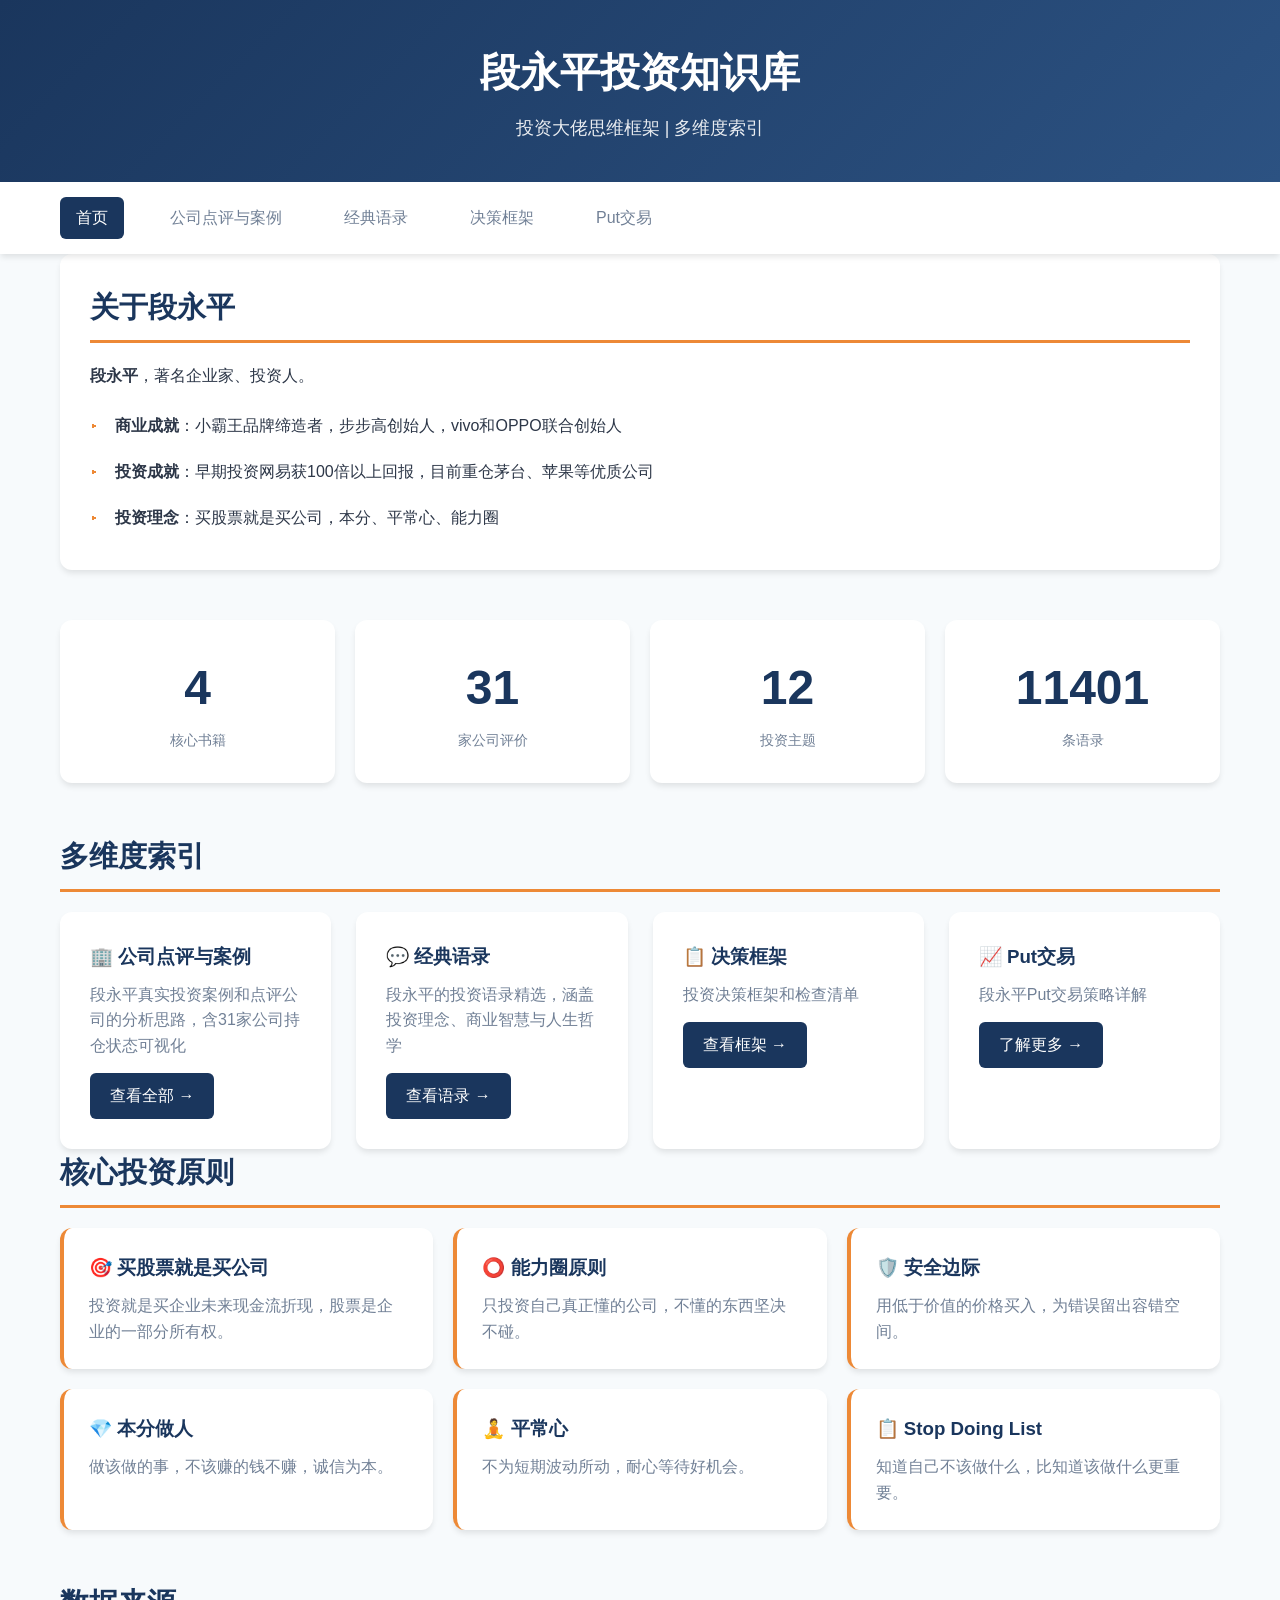
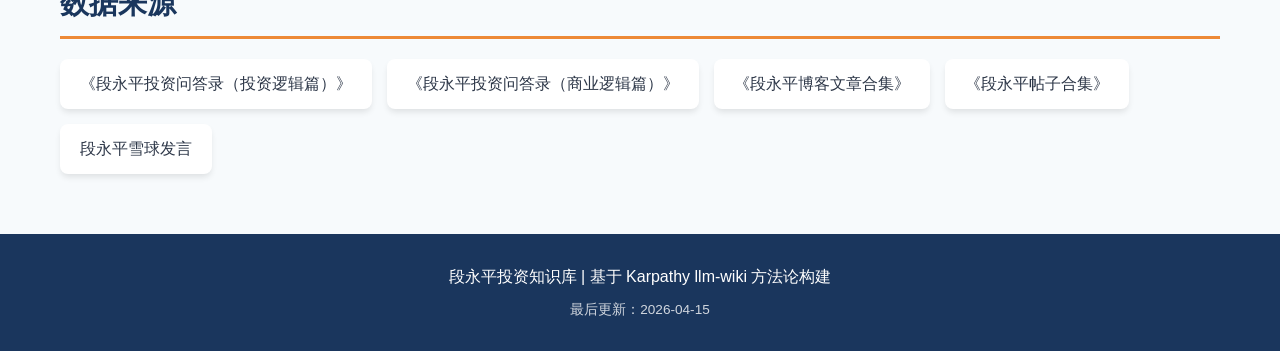
<file: index.html>
<!DOCTYPE html>
<html lang="zh-CN">
<head>
    <meta charset="UTF-8">
    <meta name="viewport" content="width=device-width, initial-scale=1.0">
    <title>段永平投资知识库</title>
    <link rel="stylesheet" href="css/style.css">
</head>
<body>
    <header>
        <div class="container">
            <h1>段永平投资知识库</h1>
            <p class="subtitle">投资大佬思维框架 | 多维度索引</p>
        </div>
    </header>

    <nav>
        <div class="container">
            <a href="index.html" class="active">首页</a>
            <a href="cases.html">公司点评与案例</a>
            <a href="quotes.html">经典语录</a>
            <a href="framework.html">决策框架</a>
            <a href="puts.html">Put交易</a>
        </div>
    </nav>

    <main class="container">
        <section class="hero">
            <h2>关于段永平</h2>
            <div class="profile">
                <p><strong>段永平</strong>，著名企业家、投资人。</p>
                <ul>
                    <li><strong>商业成就</strong>：小霸王品牌缔造者，步步高创始人，vivo和OPPO联合创始人</li>
                    <li><strong>投资成就</strong>：早期投资网易获100倍以上回报，目前重仓茅台、苹果等优质公司</li>
                    <li><strong>投资理念</strong>：买股票就是买公司，本分、平常心、能力圈</li>
                </ul>
            </div>
        </section>

        <section class="stats">
            <div class="stat-card">
                <span class="number">4</span>
                <span class="label">核心书籍</span>
            </div>
            <div class="stat-card">
                <span class="number">31</span>
                <span class="label">家公司评价</span>
            </div>
            <div class="stat-card">
                <span class="number">12</span>
                <span class="label">投资主题</span>
            </div>
            <div class="stat-card">
                <span class="number">11401</span>
                <span class="label">条语录</span>
            </div>
        </section>

        <section class="features">
            <h2>多维度索引</h2>
            <div class="feature-grid">
                <div class="feature-card">
                    <h3>🏢 公司点评与案例</h3>
                    <p>段永平真实投资案例和点评公司的分析思路，含31家公司持仓状态可视化</p>
                    <a href="cases.html" class="btn">查看全部 →</a>
                </div>
                <div class="feature-card">
                    <h3>💬 经典语录</h3>
                    <p>段永平的投资语录精选，涵盖投资理念、商业智慧与人生哲学</p>
                    <a href="quotes.html" class="btn">查看语录 →</a>
                </div>
                <div class="feature-card">
                    <h3>📋 决策框架</h3>
                    <p>投资决策框架和检查清单</p>
                    <a href="framework.html" class="btn">查看框架 →</a>
                </div>
                <div class="feature-card">
                    <h3>📈 Put交易</h3>
                    <p>段永平Put交易策略详解</p>
                    <a href="puts.html" class="btn">了解更多 →</a>
                </div>
            </div>

        <section class="core-principles">
            <h2>核心投资原则</h2>
            <div class="principle-list">
                <div class="principle-item">
                    <h3>🎯 买股票就是买公司</h3>
                    <p>投资就是买企业未来现金流折现，股票是企业的一部分所有权。</p>
                </div>
                <div class="principle-item">
                    <h3>⭕ 能力圈原则</h3>
                    <p>只投资自己真正懂的公司，不懂的东西坚决不碰。</p>
                </div>
                <div class="principle-item">
                    <h3>🛡️ 安全边际</h3>
                    <p>用低于价值的价格买入，为错误留出容错空间。</p>
                </div>
                <div class="principle-item">
                    <h3>💎 本分做人</h3>
                    <p>做该做的事，不该赚的钱不赚，诚信为本。</p>
                </div>
                <div class="principle-item">
                    <h3>🧘 平常心</h3>
                    <p>不为短期波动所动，耐心等待好机会。</p>
                </div>
                <div class="principle-item">
                    <h3>📋 Stop Doing List</h3>
                    <p>知道自己不该做什么，比知道该做什么更重要。</p>
                </div>
            </div>
        </section>

        <section class="data-sources">
            <h2>数据来源</h2>
            <ul>
                <li>《段永平投资问答录（投资逻辑篇）》</li>
                <li>《段永平投资问答录（商业逻辑篇）》</li>
                <li>《段永平博客文章合集》</li>
                <li>《段永平帖子合集》</li>
                <li>段永平雪球发言</li>
            </ul>
        </section>
    </main>

    <footer>
        <div class="container">
            <p>段永平投资知识库 | 基于 Karpathy llm-wiki 方法论构建</p>
            <p class="small">最后更新：2026-04-15</p>
        </div>
    </footer>

    <script src="js/main.js"></script>
</body>
</html>
</file>
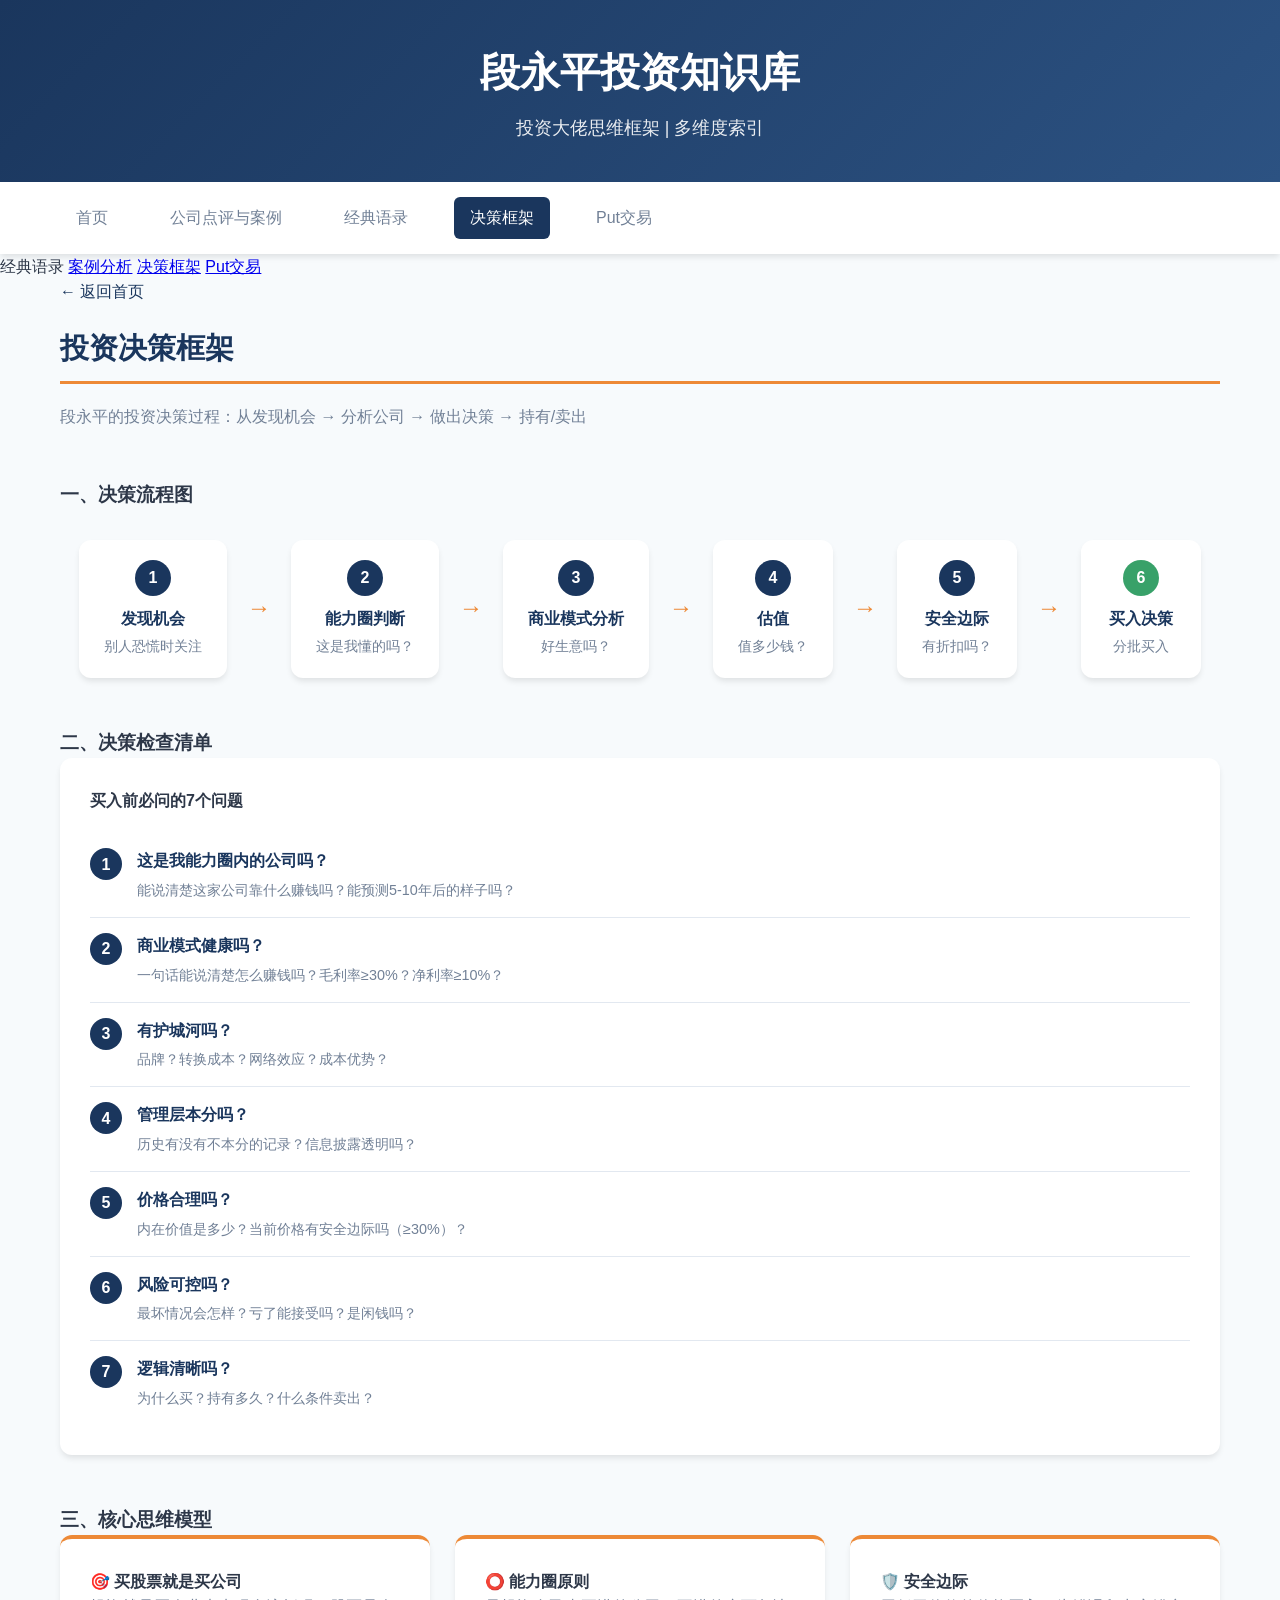
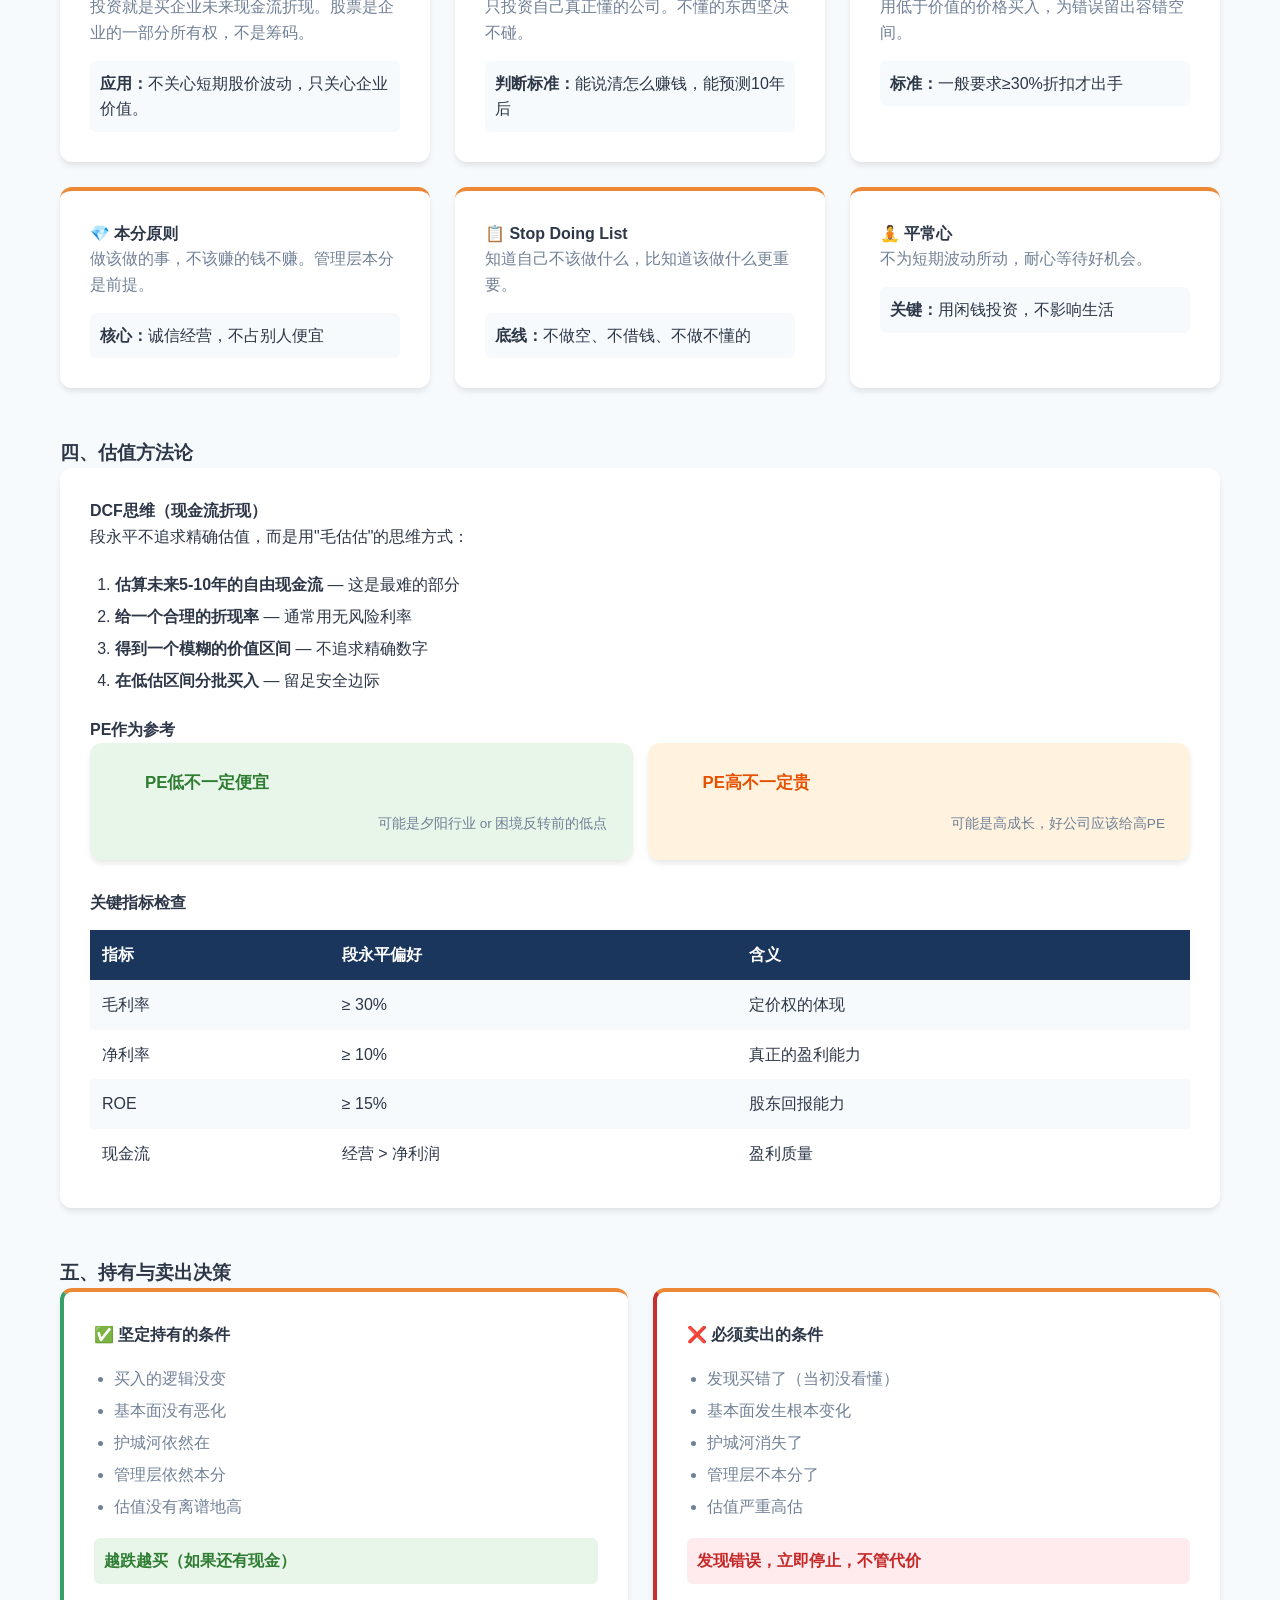
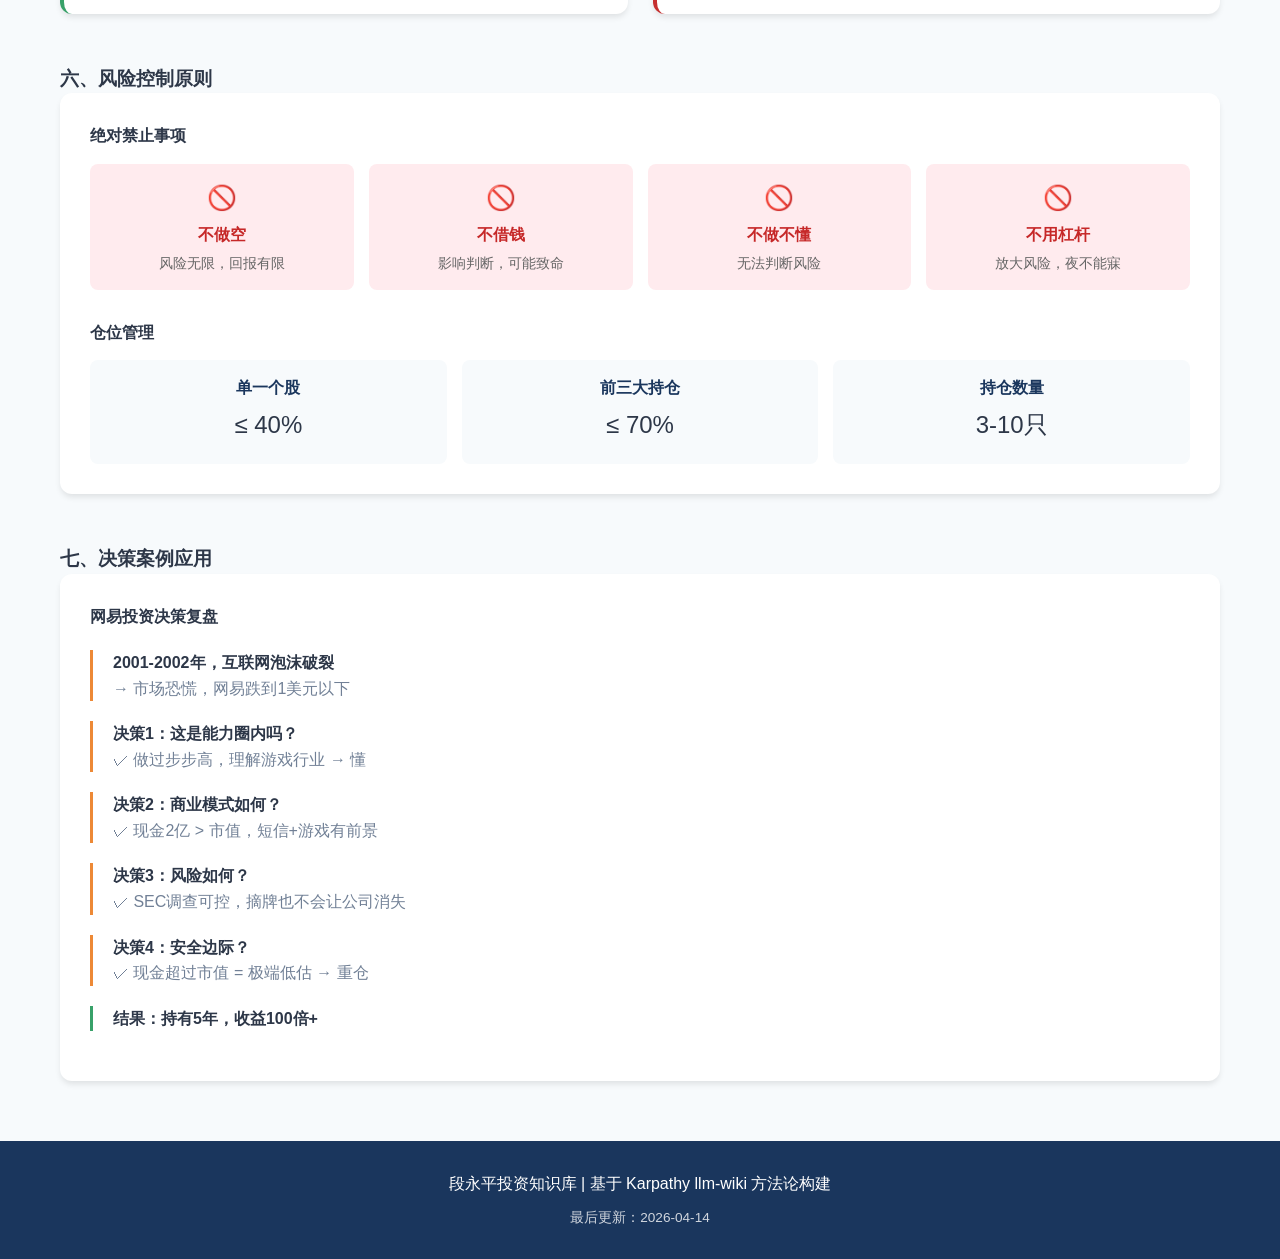
<file: framework.html>
<!DOCTYPE html>
<html lang="zh-CN">
<head>
    <meta charset="UTF-8">
    <meta name="viewport" content="width=device-width, initial-scale=1.0">
    <title>决策框架 - 段永平投资知识库</title>
    <link rel="stylesheet" href="css/style.css">
</head>
<body>
    <header>
        <div class="container">
            <h1>段永平投资知识库</h1>
            <p class="subtitle">投资大佬思维框架 | 多维度索引</p>
        </div>
    </header>

    <nav>
        <div class="container">
            <a href="index.html">首页</a>
            <a href="cases.html">公司点评与案例</a>
            <a href="quotes.html">经典语录</a>
            <a href="framework.html" class="active">决策框架</a>
            <a href="puts.html">Put交易</a>
        </div>
    </nav>经典语录</a>
            <a href="cases.html">案例分析</a>
            <a href="framework.html" class="active">决策框架</a>
            <a href="puts.html">Put交易</a>
        </div>
    </nav>

    <main class="container">
        <a href="index.html" class="back-link">← 返回首页</a>

        <section>
            <h2>投资决策框架</h2>
            <p style="color: var(--text-secondary); margin-bottom: 30px;">
                段永平的投资决策过程：从发现机会 → 分析公司 → 做出决策 → 持有/卖出
            </p>
        </section>

        <!-- 决策流程图 -->
        <section>
            <h3>一、决策流程图</h3>
            <div style="display: flex; justify-content: center; align-items: center; flex-wrap: wrap; gap: 20px; margin: 30px 0;">
                <div class="process-step">
                    <div class="step-number">1</div>
                    <div class="step-title">发现机会</div>
                    <div class="step-desc">别人恐慌时关注</div>
                </div>
                <div class="step-arrow">→</div>
                <div class="process-step">
                    <div class="step-number">2</div>
                    <div class="step-title">能力圈判断</div>
                    <div class="step-desc">这是我懂的吗？</div>
                </div>
                <div class="step-arrow">→</div>
                <div class="process-step">
                    <div class="step-number">3</div>
                    <div class="step-title">商业模式分析</div>
                    <div class="step-desc">好生意吗？</div>
                </div>
                <div class="step-arrow">→</div>
                <div class="process-step">
                    <div class="step-number">4</div>
                    <div class="step-title">估值</div>
                    <div class="step-desc">值多少钱？</div>
                </div>
                <div class="step-arrow">→</div>
                <div class="process-step">
                    <div class="step-number">5</div>
                    <div class="step-title">安全边际</div>
                    <div class="step-desc">有折扣吗？</div>
                </div>
                <div class="step-arrow">→</div>
                <div class="process-step success">
                    <div class="step-number">6</div>
                    <div class="step-title">买入决策</div>
                    <div class="step-desc">分批买入</div>
                </div>
            </div>

            <style>
                .process-step {
                    background: var(--bg-card);
                    padding: 20px 25px;
                    border-radius: 12px;
                    box-shadow: var(--shadow);
                    text-align: center;
                    min-width: 120px;
                }
                .step-number {
                    width: 36px;
                    height: 36px;
                    background: var(--primary);
                    color: white;
                    border-radius: 50%;
                    display: flex;
                    align-items: center;
                    justify-content: center;
                    font-weight: bold;
                    margin: 0 auto 10px;
                }
                .step-title {
                    font-weight: bold;
                    color: var(--primary);
                    margin-bottom: 5px;
                }
                .step-desc {
                    font-size: 0.85rem;
                    color: var(--text-secondary);
                }
                .step-arrow {
                    font-size: 24px;
                    color: var(--accent);
                    font-weight: bold;
                }
                .process-step.success .step-number {
                    background: #38a169;
                }
            </style>
        </section>

        <!-- 决策检查清单 -->
        <section>
            <h3>二、决策检查清单</h3>
            <div class="case-content">
                <h4>买入前必问的7个问题</h4>
                <div class="checklist">
                    <div class="checklist-item">
                        <span class="check-number">1</span>
                        <div>
                            <strong>这是我能力圈内的公司吗？</strong>
                            <p>能说清楚这家公司靠什么赚钱吗？能预测5-10年后的样子吗？</p>
                        </div>
                    </div>
                    <div class="checklist-item">
                        <span class="check-number">2</span>
                        <div>
                            <strong>商业模式健康吗？</strong>
                            <p>一句话能说清楚怎么赚钱吗？毛利率≥30%？净利率≥10%？</p>
                        </div>
                    </div>
                    <div class="checklist-item">
                        <span class="check-number">3</span>
                        <div>
                            <strong>有护城河吗？</strong>
                            <p>品牌？转换成本？网络效应？成本优势？</p>
                        </div>
                    </div>
                    <div class="checklist-item">
                        <span class="check-number">4</span>
                        <div>
                            <strong>管理层本分吗？</strong>
                            <p>历史有没有不本分的记录？信息披露透明吗？</p>
                        </div>
                    </div>
                    <div class="checklist-item">
                        <span class="check-number">5</span>
                        <div>
                            <strong>价格合理吗？</strong>
                            <p>内在价值是多少？当前价格有安全边际吗（≥30%）？</p>
                        </div>
                    </div>
                    <div class="checklist-item">
                        <span class="check-number">6</span>
                        <div>
                            <strong>风险可控吗？</strong>
                            <p>最坏情况会怎样？亏了能接受吗？是闲钱吗？</p>
                        </div>
                    </div>
                    <div class="checklist-item">
                        <span class="check-number">7</span>
                        <div>
                            <strong>逻辑清晰吗？</strong>
                            <p>为什么买？持有多久？什么条件卖出？</p>
                        </div>
                    </div>
                </div>

                <style>
                    .checklist {
                        margin-top: 20px;
                    }
                    .checklist-item {
                        display: flex;
                        gap: 15px;
                        padding: 15px 0;
                        border-bottom: 1px solid var(--border);
                    }
                    .checklist-item:last-child {
                        border-bottom: none;
                    }
                    .check-number {
                        width: 32px;
                        height: 32px;
                        background: var(--primary);
                        color: white;
                        border-radius: 50%;
                        display: flex;
                        align-items: center;
                        justify-content: center;
                        font-weight: bold;
                        flex-shrink: 0;
                    }
                    .checklist-item strong {
                        color: var(--primary);
                        display: block;
                        margin-bottom: 5px;
                    }
                    .checklist-item p {
                        color: var(--text-secondary);
                        font-size: 0.9rem;
                        margin: 0;
                    }
                </style>
            </div>
        </section>

        <!-- 决策思维模型 -->
        <section>
            <h3>三、核心思维模型</h3>
            <div class="topic-grid">
                <div class="topic-card">
                    <h4>🎯 买股票就是买公司</h4>
                    <p class="description">投资就是买企业未来现金流折现。股票是企业的一部分所有权，不是筹码。</p>
                    <div style="margin-top: 15px; padding: 10px; background: var(--bg-light); border-radius: 6px;">
                        <strong>应用：</strong>不关心短期股价波动，只关心企业价值。
                    </div>
                </div>
                <div class="topic-card">
                    <h4>⭕ 能力圈原则</h4>
                    <p class="description">只投资自己真正懂的公司。不懂的东西坚决不碰。</p>
                    <div style="margin-top: 15px; padding: 10px; background: var(--bg-light); border-radius: 6px;">
                        <strong>判断标准：</strong>能说清怎么赚钱，能预测10年后
                    </div>
                </div>
                <div class="topic-card">
                    <h4>🛡️ 安全边际</h4>
                    <p class="description">用低于价值的价格买入，为错误留出容错空间。</p>
                    <div style="margin-top: 15px; padding: 10px; background: var(--bg-light); border-radius: 6px;">
                        <strong>标准：</strong>一般要求≥30%折扣才出手
                    </div>
                </div>
                <div class="topic-card">
                    <h4>💎 本分原则</h4>
                    <p class="description">做该做的事，不该赚的钱不赚。管理层本分是前提。</p>
                    <div style="margin-top: 15px; padding: 10px; background: var(--bg-light); border-radius: 6px;">
                        <strong>核心：</strong>诚信经营，不占别人便宜
                    </div>
                </div>
                <div class="topic-card">
                    <h4>📋 Stop Doing List</h4>
                    <p class="description">知道自己不该做什么，比知道该做什么更重要。</p>
                    <div style="margin-top: 15px; padding: 10px; background: var(--bg-light); border-radius: 6px;">
                        <strong>底线：</strong>不做空、不借钱、不做不懂的
                    </div>
                </div>
                <div class="topic-card">
                    <h4>🧘 平常心</h4>
                    <p class="description">不为短期波动所动，耐心等待好机会。</p>
                    <div style="margin-top: 15px; padding: 10px; background: var(--bg-light); border-radius: 6px;">
                        <strong>关键：</strong>用闲钱投资，不影响生活
                    </div>
                </div>
            </div>
        </section>

        <!-- 估值方法 -->
        <section>
            <h3>四、估值方法论</h3>
            <div class="case-content">
                <h4>DCF思维（现金流折现）</h4>
                <p>段永平不追求精确估值，而是用"毛估估"的思维方式：</p>
                <ol style="margin: 20px 0 20px 25px; line-height: 2;">
                    <li><strong>估算未来5-10年的自由现金流</strong> — 这是最难的部分</li>
                    <li><strong>给一个合理的折现率</strong> — 通常用无风险利率</li>
                    <li><strong>得到一个模糊的价值区间</strong> — 不追求精确数字</li>
                    <li><strong>在低估区间分批买入</strong> — 留足安全边际</li>
                </ol>

                <h4>PE作为参考</h4>
                <div class="quote-grid" style="grid-template-columns: 1fr 1fr; gap: 15px;">
                    <div class="quote-card" style="background: #e8f5e9;">
                        <p class="text" style="font-weight: bold; color: #2e7d32;">PE低不一定便宜</p>
                        <p class="source">可能是夕阳行业 or 困境反转前的低点</p>
                    </div>
                    <div class="quote-card" style="background: #fff3e0;">
                        <p class="text" style="font-weight: bold; color: #e65100;">PE高不一定贵</p>
                        <p class="source">可能是高成长，好公司应该给高PE</p>
                    </div>
                </div>

                <h4 style="margin-top: 30px;">关键指标检查</h4>
                <table style="width: 100%; border-collapse: collapse; margin-top: 15px;">
                    <tr style="background: var(--primary); color: white;">
                        <th style="padding: 12px; text-align: left;">指标</th>
                        <th style="padding: 12px; text-align: left;">段永平偏好</th>
                        <th style="padding: 12px; text-align: left;">含义</th>
                    </tr>
                    <tr style="background: var(--bg-light);">
                        <td style="padding: 12px;">毛利率</td>
                        <td style="padding: 12px;">≥ 30%</td>
                        <td style="padding: 12px;">定价权的体现</td>
                    </tr>
                    <tr>
                        <td style="padding: 12px;">净利率</td>
                        <td style="padding: 12px;">≥ 10%</td>
                        <td style="padding: 12px;">真正的盈利能力</td>
                    </tr>
                    <tr style="background: var(--bg-light);">
                        <td style="padding: 12px;">ROE</td>
                        <td style="padding: 12px;">≥ 15%</td>
                        <td style="padding: 12px;">股东回报能力</td>
                    </tr>
                    <tr>
                        <td style="padding: 12px;">现金流</td>
                        <td style="padding: 12px;">经营 > 净利润</td>
                        <td style="padding: 12px;">盈利质量</td>
                    </tr>
                </table>
            </div>
        </section>

        <!-- 持有与卖出 -->
        <section>
            <h3>五、持有与卖出决策</h3>
            <div class="topic-grid" style="grid-template-columns: 1fr 1fr;">
                <div class="topic-card" style="border-left: 4px solid #38a169;">
                    <h4>✅ 坚定持有的条件</h4>
                    <ul style="margin: 15px 0 0 20px; color: var(--text-secondary); line-height: 2;">
                        <li>买入的逻辑没变</li>
                        <li>基本面没有恶化</li>
                        <li>护城河依然在</li>
                        <li>管理层依然本分</li>
                        <li>估值没有离谱地高</li>
                    </ul>
                    <div style="margin-top: 15px; padding: 10px; background: #e8f5e9; border-radius: 6px; color: #2e7d32; font-weight: bold;">
                        越跌越买（如果还有现金）
                    </div>
                </div>
                <div class="topic-card" style="border-left: 4px solid #c53030;">
                    <h4>❌ 必须卖出的条件</h4>
                    <ul style="margin: 15px 0 0 20px; color: var(--text-secondary); line-height: 2;">
                        <li>发现买错了（当初没看懂）</li>
                        <li>基本面发生根本变化</li>
                        <li>护城河消失了</li>
                        <li>管理层不本分了</li>
                        <li>估值严重高估</li>
                    </ul>
                    <div style="margin-top: 15px; padding: 10px; background: #ffebee; border-radius: 6px; color: #c62828; font-weight: bold;">
                        发现错误，立即停止，不管代价
                    </div>
                </div>
            </div>
        </section>

        <!-- 风险控制 -->
        <section>
            <h3>六、风险控制原则</h3>
            <div class="case-content">
                <h4>绝对禁止事项</h4>
                <div style="display: grid; grid-template-columns: repeat(auto-fit, minmax(200px, 1fr)); gap: 15px; margin-top: 15px;">
                    <div style="background: #ffebee; padding: 15px; border-radius: 8px; text-align: center;">
                        <div style="font-size: 24px; margin-bottom: 5px;">🚫</div>
                        <strong style="color: #c62828;">不做空</strong>
                        <p style="font-size: 0.85rem; color: #666; margin: 5px 0 0;">风险无限，回报有限</p>
                    </div>
                    <div style="background: #ffebee; padding: 15px; border-radius: 8px; text-align: center;">
                        <div style="font-size: 24px; margin-bottom: 5px;">🚫</div>
                        <strong style="color: #c62828;">不借钱</strong>
                        <p style="font-size: 0.85rem; color: #666; margin: 5px 0 0;">影响判断，可能致命</p>
                    </div>
                    <div style="background: #ffebee; padding: 15px; border-radius: 8px; text-align: center;">
                        <div style="font-size: 24px; margin-bottom: 5px;">🚫</div>
                        <strong style="color: #c62828;">不做不懂</strong>
                        <p style="font-size: 0.85rem; color: #666; margin: 5px 0 0;">无法判断风险</p>
                    </div>
                    <div style="background: #ffebee; padding: 15px; border-radius: 8px; text-align: center;">
                        <div style="font-size: 24px; margin-bottom: 5px;">🚫</div>
                        <strong style="color: #c62828;">不用杠杆</strong>
                        <p style="font-size: 0.85rem; color: #666; margin: 5px 0 0;">放大风险，夜不能寐</p>
                    </div>
                </div>

                <h4 style="margin-top: 30px;">仓位管理</h4>
                <div style="display: grid; grid-template-columns: repeat(auto-fit, minmax(150px, 1fr)); gap: 15px; margin-top: 15px;">
                    <div style="background: var(--bg-light); padding: 15px; border-radius: 8px; text-align: center;">
                        <strong style="color: var(--primary);">单一个股</strong>
                        <p style="font-size: 1.5rem; margin: 5px 0;">≤ 40%</p>
                    </div>
                    <div style="background: var(--bg-light); padding: 15px; border-radius: 8px; text-align: center;">
                        <strong style="color: var(--primary);">前三大持仓</strong>
                        <p style="font-size: 1.5rem; margin: 5px 0;">≤ 70%</p>
                    </div>
                    <div style="background: var(--bg-light); padding: 15px; border-radius: 8px; text-align: center;">
                        <strong style="color: var(--primary);">持仓数量</strong>
                        <p style="font-size: 1.5rem; margin: 5px 0;">3-10只</p>
                    </div>
                </div>
            </div>
        </section>

        <!-- 案例应用 -->
        <section>
            <h3>七、决策案例应用</h3>
            <div class="case-content">
                <h4>网易投资决策复盘</h4>
                <div style="position: relative; padding-left: 20px; border-left: 3px solid var(--accent); margin: 20px 0;">
                    <p><strong>2001-2002年，互联网泡沫破裂</strong></p>
                    <p style="color: var(--text-secondary);">→ 市场恐慌，网易跌到1美元以下</p>
                </div>
                <div style="position: relative; padding-left: 20px; border-left: 3px solid var(--accent); margin: 20px 0;">
                    <p><strong>决策1：这是能力圈内吗？</strong></p>
                    <p style="color: var(--text-secondary);">✓ 做过步步高，理解游戏行业 → 懂</p>
                </div>
                <div style="position: relative; padding-left: 20px; border-left: 3px solid var(--accent); margin: 20px 0;">
                    <p><strong>决策2：商业模式如何？</strong></p>
                    <p style="color: var(--text-secondary);">✓ 现金2亿 > 市值，短信+游戏有前景</p>
                </div>
                <div style="position: relative; padding-left: 20px; border-left: 3px solid var(--accent); margin: 20px 0;">
                    <p><strong>决策3：风险如何？</strong></p>
                    <p style="color: var(--text-secondary);">✓ SEC调查可控，摘牌也不会让公司消失</p>
                </div>
                <div style="position: relative; padding-left: 20px; border-left: 3px solid var(--accent); margin: 20px 0;">
                    <p><strong>决策4：安全边际？</strong></p>
                    <p style="color: var(--text-secondary);">✓ 现金超过市值 = 极端低估 → 重仓</p>
                </div>
                <div style="position: relative; padding-left: 20px; border-left: 3px solid #38a169; margin: 20px 0;">
                    <p><strong>结果：持有5年，收益100倍+</strong></p>
                </div>
            </div>
        </section>

    </main>

    <footer>
        <div class="container">
            <p>段永平投资知识库 | 基于 Karpathy llm-wiki 方法论构建</p>
            <p class="small">最后更新：2026-04-14</p>
        </div>
    </footer>
</body>
</html>
</file>
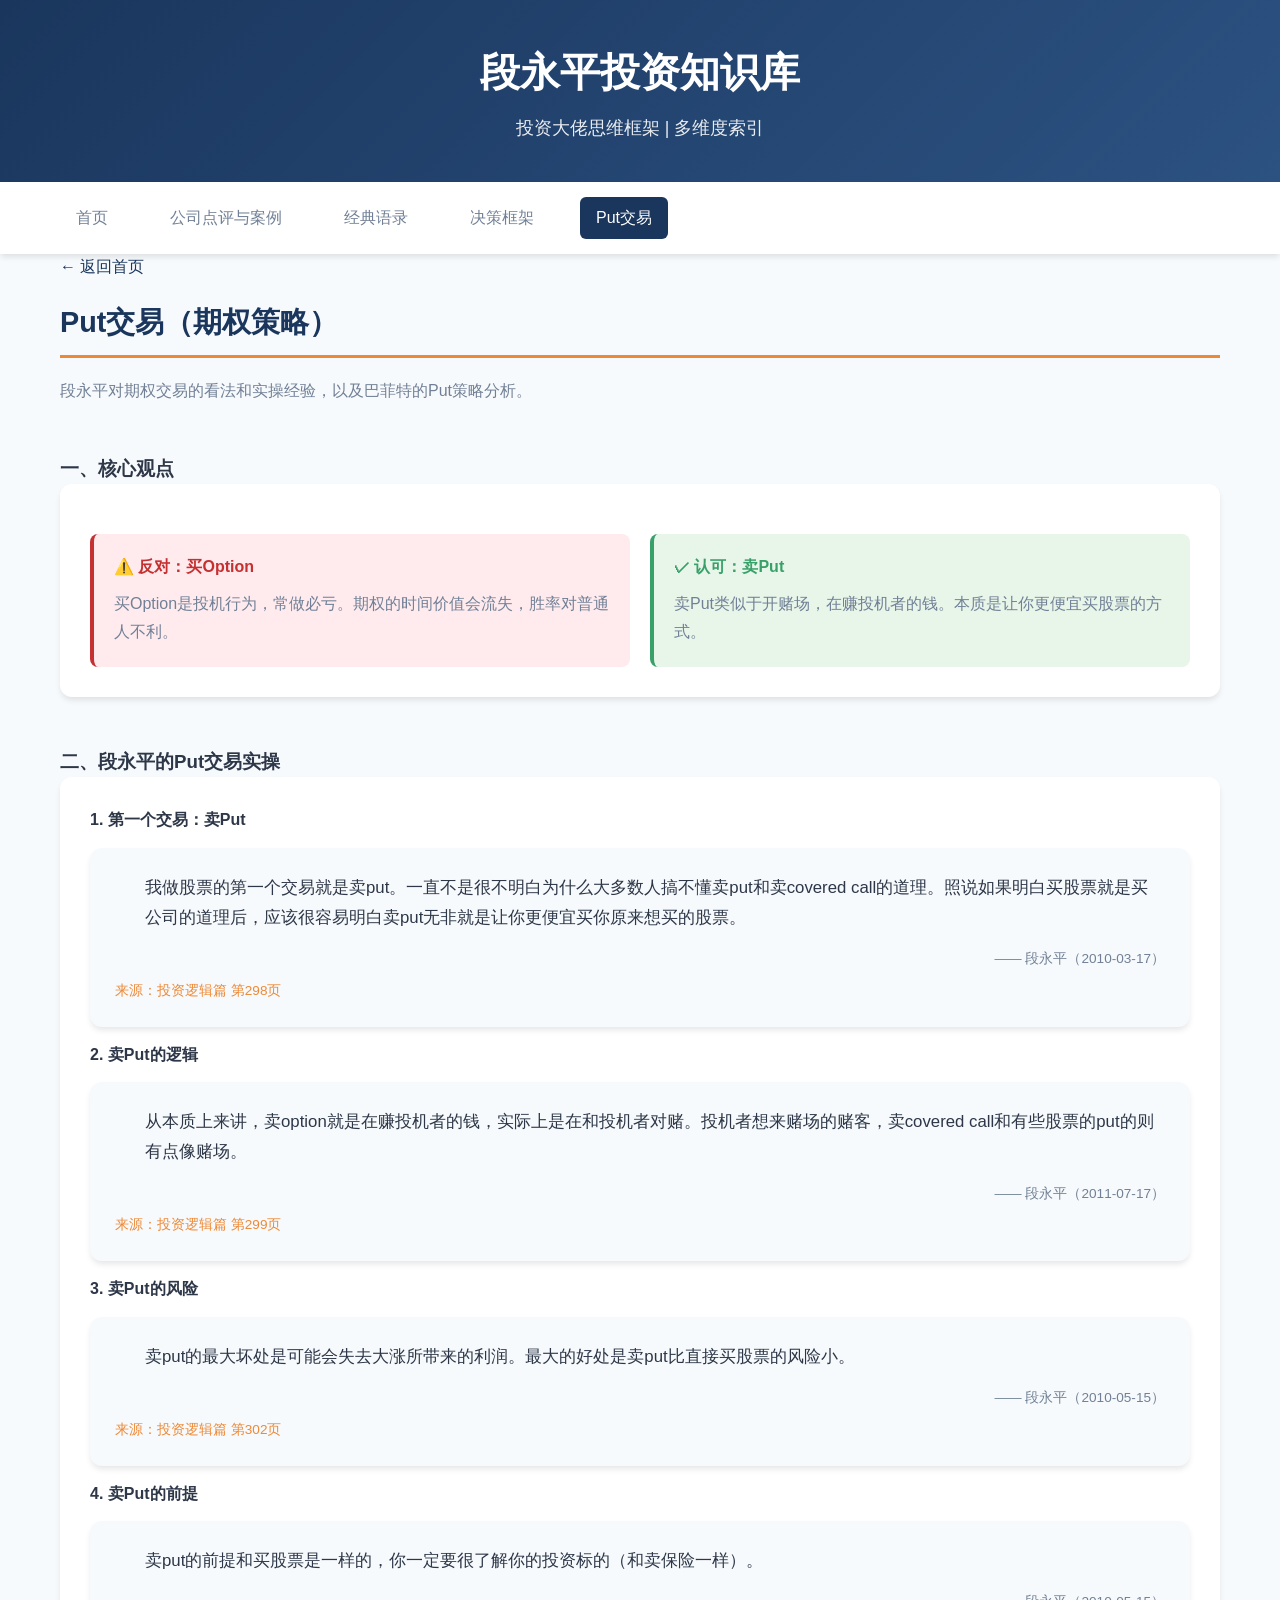
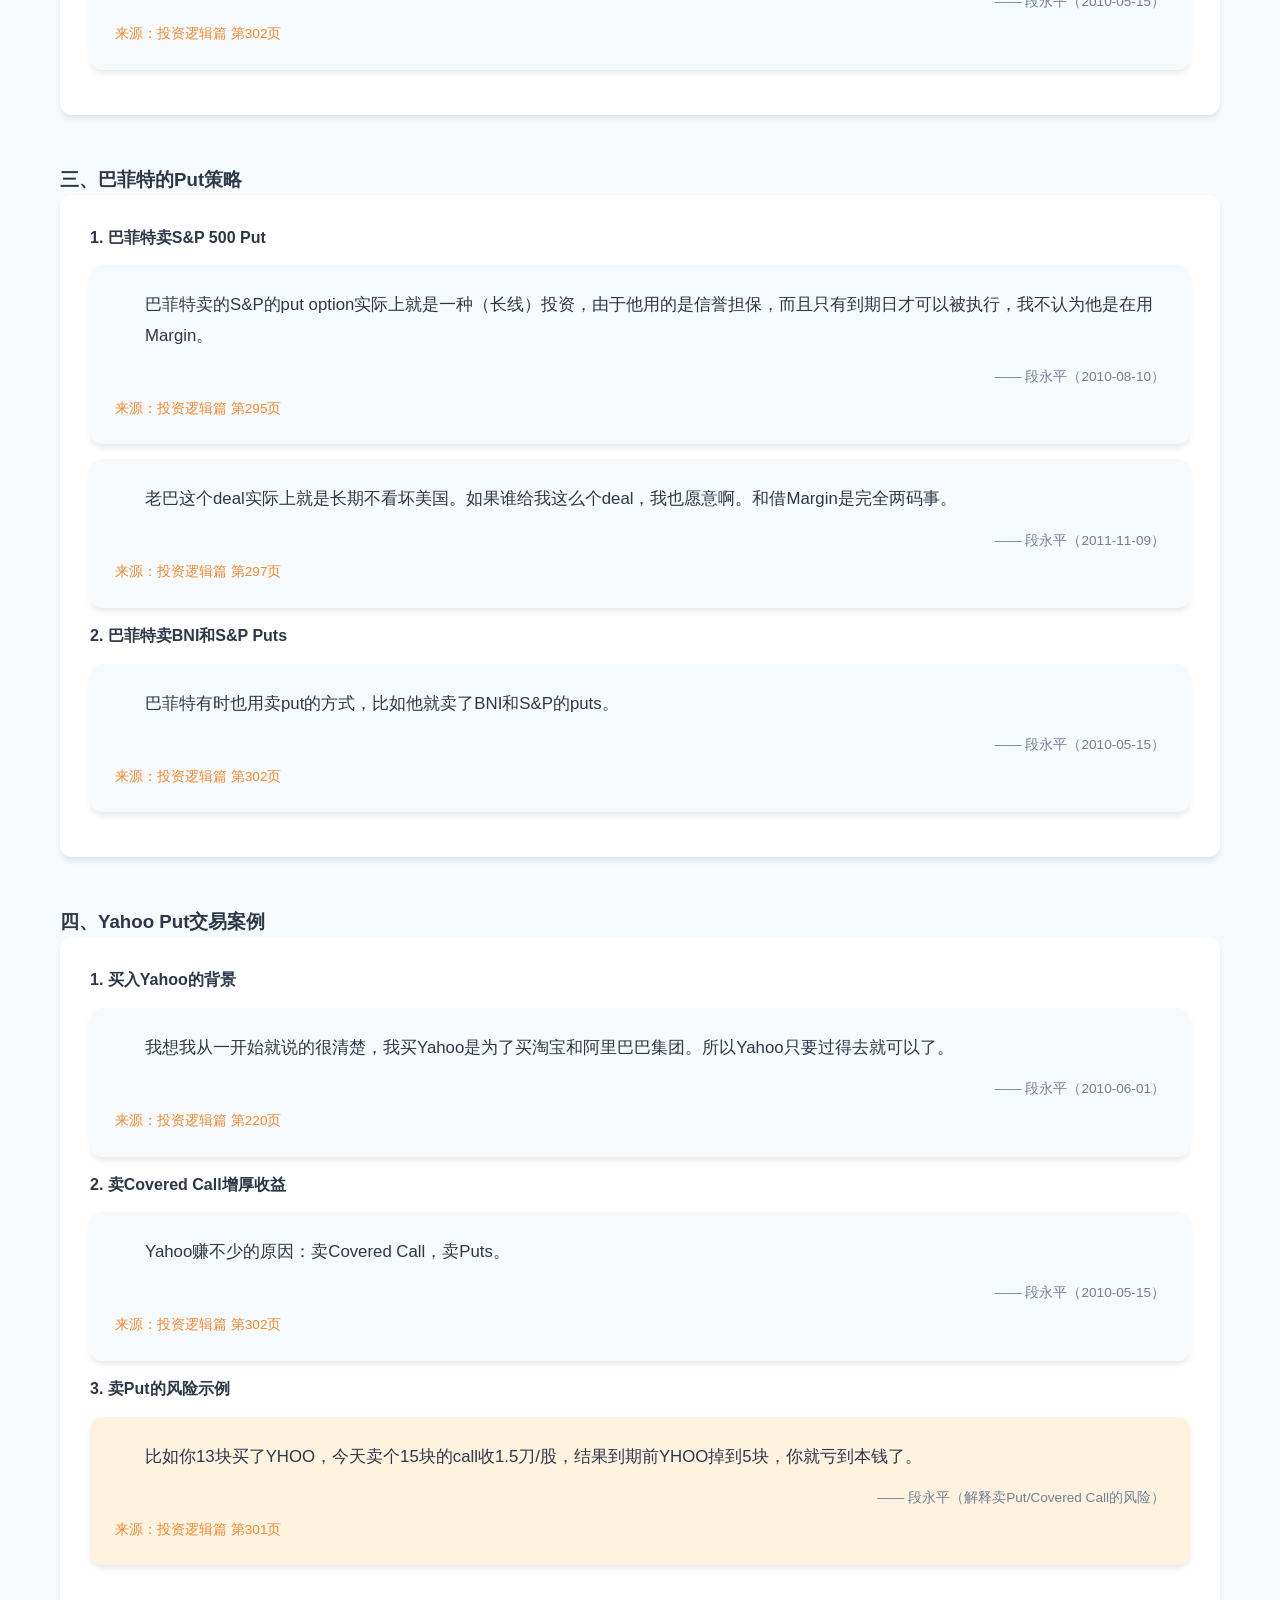
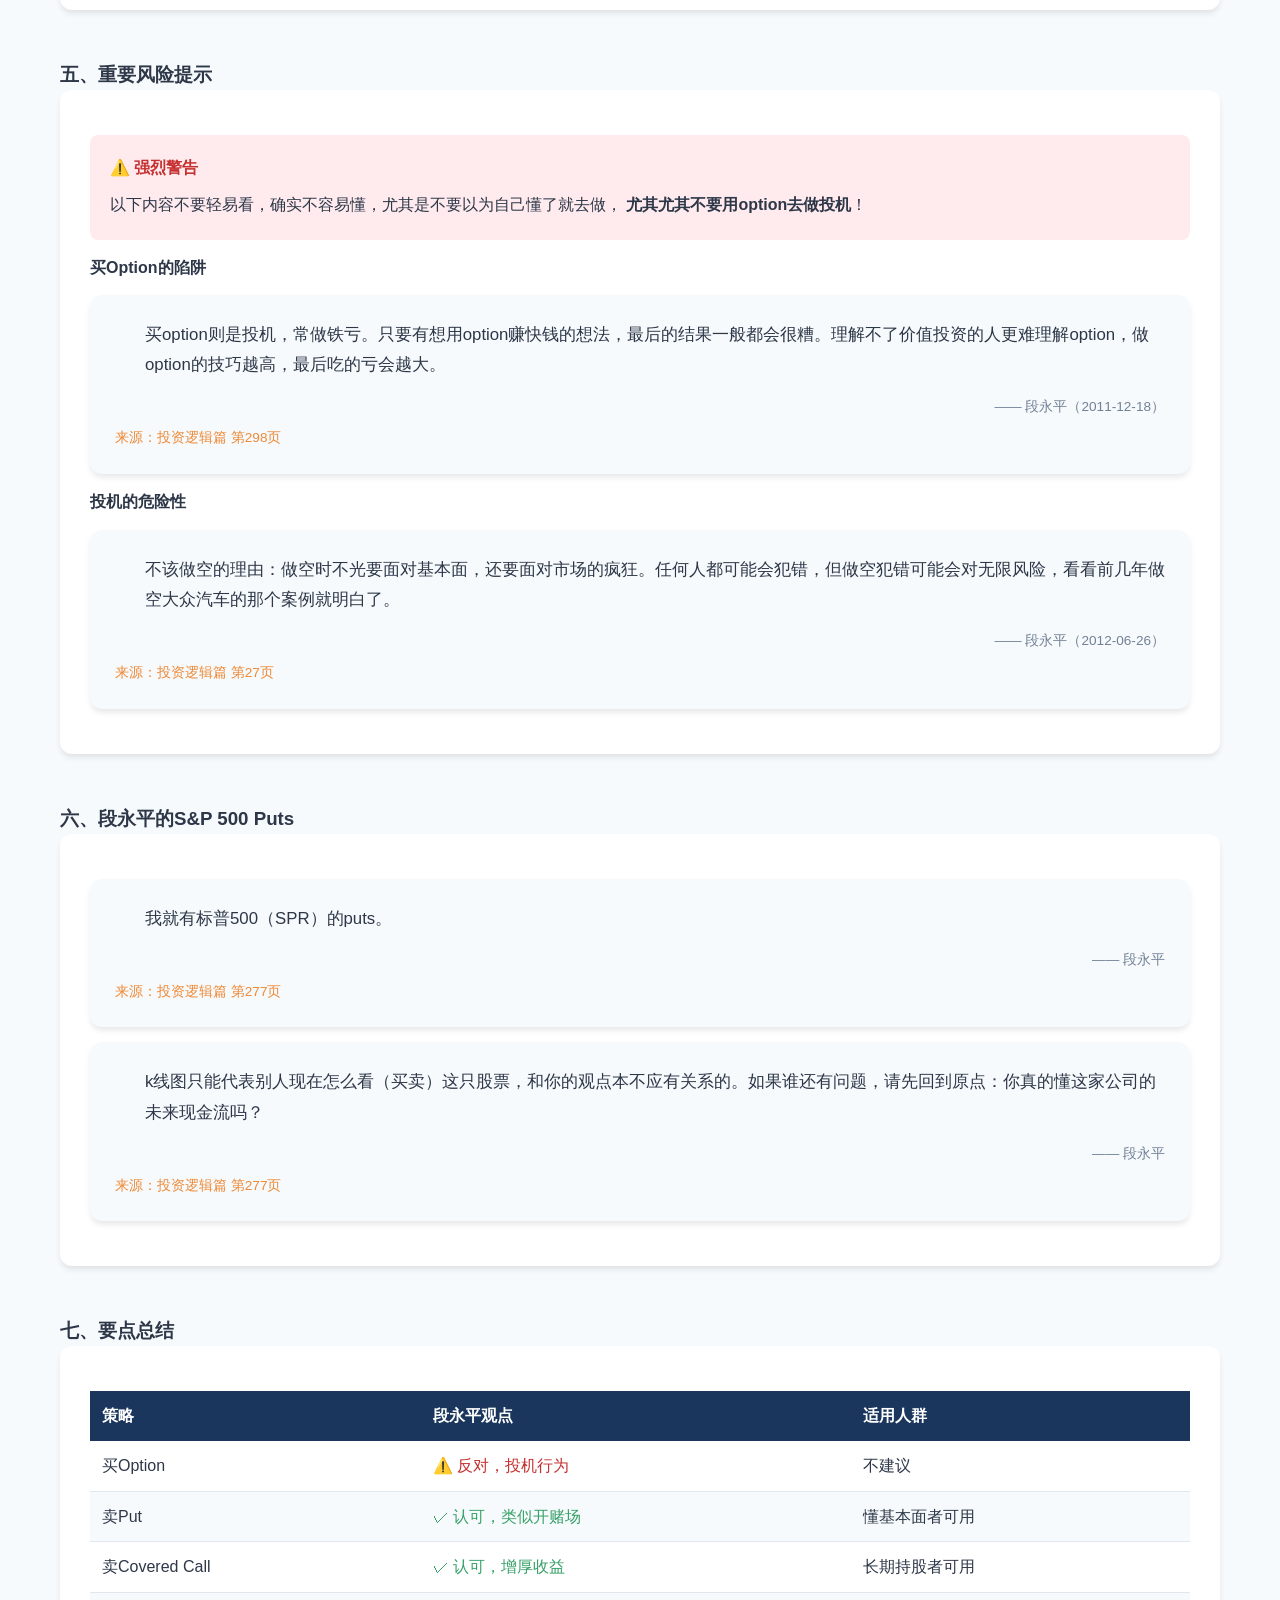
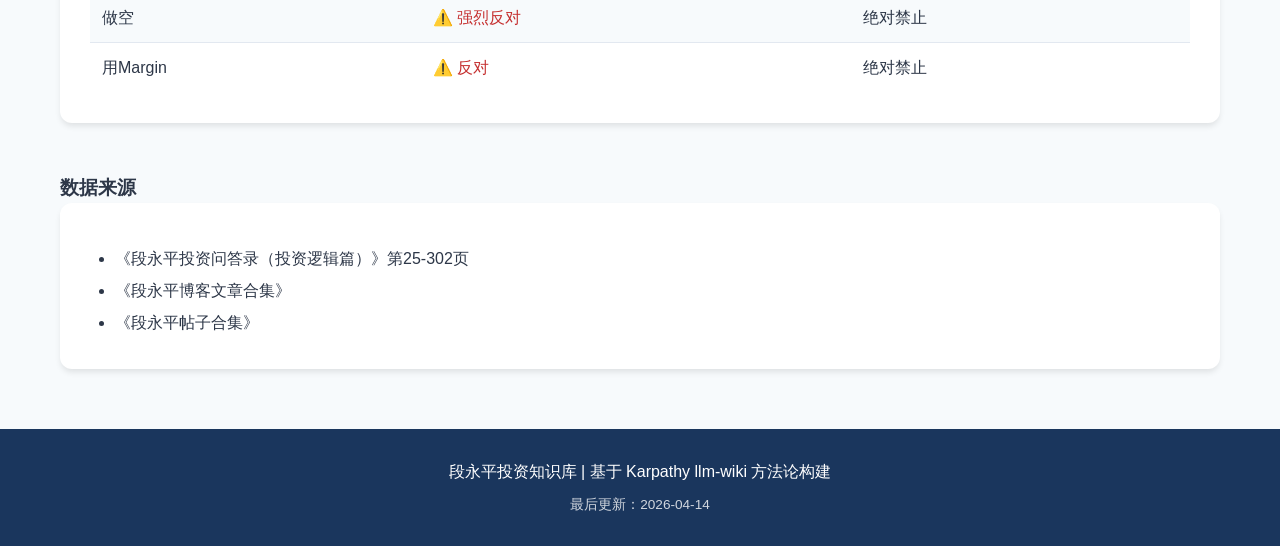
<file: puts.html>
<!DOCTYPE html>
<html lang="zh-CN">
<head>
    <meta charset="UTF-8">
    <meta name="viewport" content="width=device-width, initial-scale=1.0">
    <title>Put交易案例 - 段永平投资知识库</title>
    <link rel="stylesheet" href="css/style.css">
</head>
<body>
    <header>
        <div class="container">
            <h1>段永平投资知识库</h1>
            <p class="subtitle">投资大佬思维框架 | 多维度索引</p>
        </div>
    </header>

    <nav>
        <div class="container">
            <a href="index.html">首页</a>
            <a href="cases.html">公司点评与案例</a>
            <a href="quotes.html">经典语录</a>
            <a href="framework.html">决策框架</a>
            <a href="puts.html" class="active">Put交易</a>
        </div>
    </nav>

    <main class="container">
        <a href="index.html" class="back-link">← 返回首页</a>

        <section>
            <h2>Put交易（期权策略）</h2>
            <p style="color: var(--text-secondary); margin-bottom: 30px;">
                段永平对期权交易的看法和实操经验，以及巴菲特的Put策略分析。
            </p>
        </section>

        <!-- 核心观点 -->
        <section>
            <h3>一、核心观点</h3>
            <div class="case-content">
                <div style="display: grid; grid-template-columns: 1fr 1fr; gap: 20px; margin-top: 20px;">
                    <div style="background: #ffebee; padding: 20px; border-radius: 8px; border-left: 4px solid #c53030;">
                        <h4 style="color: #c53030; margin-bottom: 10px;">⚠️ 反对：买Option</h4>
                        <p style="color: var(--text-secondary); line-height: 1.8;">
                            买Option是投机行为，常做必亏。期权的时间价值会流失，胜率对普通人不利。
                        </p>
                    </div>
                    <div style="background: #e8f5e9; padding: 20px; border-radius: 8px; border-left: 4px solid #38a169;">
                        <h4 style="color: #38a169; margin-bottom: 10px;">✓ 认可：卖Put</h4>
                        <p style="color: var(--text-secondary); line-height: 1.8;">
                            卖Put类似于开赌场，在赚投机者的钱。本质是让你更便宜买股票的方式。
                        </p>
                    </div>
                </div>
            </div>
        </section>

        <!-- 段永平的Put交易 -->
        <section>
            <h3>二、段永平的Put交易实操</h3>
            <div class="case-content">

                <h4>1. 第一个交易：卖Put</h4>
                <div class="quote-card" style="background: var(--bg-light); margin: 15px 0;">
                    <p class="text">我做股票的第一个交易就是卖put。一直不是很不明白为什么大多数人搞不懂卖put和卖covered call的道理。照说如果明白买股票就是买公司的道理后，应该很容易明白卖put无非就是让你更便宜买你原来想买的股票。</p>
                    <p class="source">—— 段永平（2010-03-17）</p>
                    <p style="font-size: 0.85rem; color: var(--accent); margin-top: 10px;">来源：投资逻辑篇 第298页</p>
                </div>

                <h4>2. 卖Put的逻辑</h4>
                <div class="quote-card" style="background: var(--bg-light); margin: 15px 0;">
                    <p class="text">从本质上来讲，卖option就是在赚投机者的钱，实际上是在和投机者对赌。投机者想来赌场的赌客，卖covered call和有些股票的put的则有点像赌场。</p>
                    <p class="source">—— 段永平（2011-07-17）</p>
                    <p style="font-size: 0.85rem; color: var(--accent); margin-top: 10px;">来源：投资逻辑篇 第299页</p>
                </div>

                <h4>3. 卖Put的风险</h4>
                <div class="quote-card" style="background: var(--bg-light); margin: 15px 0;">
                    <p class="text">卖put的最大坏处是可能会失去大涨所带来的利润。最大的好处是卖put比直接买股票的风险小。</p>
                    <p class="source">—— 段永平（2010-05-15）</p>
                    <p style="font-size: 0.85rem; color: var(--accent); margin-top: 10px;">来源：投资逻辑篇 第302页</p>
                </div>

                <h4>4. 卖Put的前提</h4>
                <div class="quote-card" style="background: var(--bg-light); margin: 15px 0;">
                    <p class="text">卖put的前提和买股票是一样的，你一定要很了解你的投资标的（和卖保险一样）。</p>
                    <p class="source">—— 段永平（2010-05-15）</p>
                    <p style="font-size: 0.85rem; color: var(--accent); margin-top: 10px;">来源：投资逻辑篇 第302页</p>
                </div>
            </div>
        </section>

        <!-- 巴菲特的Put策略 -->
        <section>
            <h3>三、巴菲特的Put策略</h3>
            <div class="case-content">

                <h4>1. 巴菲特卖S&P 500 Put</h4>
                <div class="quote-card" style="background: var(--bg-light); margin: 15px 0;">
                    <p class="text">巴菲特卖的S&P的put option实际上就是一种（长线）投资，由于他用的是信誉担保，而且只有到期日才可以被执行，我不认为他是在用Margin。</p>
                    <p class="source">—— 段永平（2010-08-10）</p>
                    <p style="font-size: 0.85rem; color: var(--accent); margin-top: 10px;">来源：投资逻辑篇 第295页</p>
                </div>

                <div class="quote-card" style="background: var(--bg-light); margin: 15px 0;">
                    <p class="text">老巴这个deal实际上就是长期不看坏美国。如果谁给我这么个deal，我也愿意啊。和借Margin是完全两码事。</p>
                    <p class="source">—— 段永平（2011-11-09）</p>
                    <p style="font-size: 0.85rem; color: var(--accent); margin-top: 10px;">来源：投资逻辑篇 第297页</p>
                </div>

                <h4>2. 巴菲特卖BNI和S&P Puts</h4>
                <div class="quote-card" style="background: var(--bg-light); margin: 15px 0;">
                    <p class="text">巴菲特有时也用卖put的方式，比如他就卖了BNI和S&P的puts。</p>
                    <p class="source">—— 段永平（2010-05-15）</p>
                    <p style="font-size: 0.85rem; color: var(--accent); margin-top: 10px;">来源：投资逻辑篇 第302页</p>
                </div>
            </div>
        </section>

        <!-- Yahoo Put交易案例 -->
        <section>
            <h3>四、Yahoo Put交易案例</h3>
            <div class="case-content">

                <h4>1. 买入Yahoo的背景</h4>
                <div class="quote-card" style="background: var(--bg-light); margin: 15px 0;">
                    <p class="text">我想我从一开始就说的很清楚，我买Yahoo是为了买淘宝和阿里巴巴集团。所以Yahoo只要过得去就可以了。</p>
                    <p class="source">—— 段永平（2010-06-01）</p>
                    <p style="font-size: 0.85rem; color: var(--accent); margin-top: 10px;">来源：投资逻辑篇 第220页</p>
                </div>

                <h4>2. 卖Covered Call增厚收益</h4>
                <div class="quote-card" style="background: var(--bg-light); margin: 15px 0;">
                    <p class="text">Yahoo赚不少的原因：卖Covered Call，卖Puts。</p>
                    <p class="source">—— 段永平（2010-05-15）</p>
                    <p style="font-size: 0.85rem; color: var(--accent); margin-top: 10px;">来源：投资逻辑篇 第302页</p>
                </div>

                <h4>3. 卖Put的风险示例</h4>
                <div class="quote-card" style="background: #fff3e0; margin: 15px 0;">
                    <p class="text">比如你13块买了YHOO，今天卖个15块的call收1.5刀/股，结果到期前YHOO掉到5块，你就亏到本钱了。</p>
                    <p class="source">—— 段永平（解释卖Put/Covered Call的风险）</p>
                    <p style="font-size: 0.85rem; color: var(--accent); margin-top: 10px;">来源：投资逻辑篇 第301页</p>
                </div>
            </div>
        </section>

        <!-- 期权风险提示 -->
        <section>
            <h3>五、重要风险提示</h3>
            <div class="case-content">
                <div class="warning-box" style="background: #ffebee; padding: 20px; border-radius: 8px; margin: 15px 0;">
                    <h4 style="color: #c53030;">⚠️ 强烈警告</h4>
                    <p style="color: var(--text-primary); line-height: 1.8; margin-top: 10px;">
                        以下内容不要轻易看，确实不容易懂，尤其是不要以为自己懂了就去做，
                        <strong>尤其尤其不要用option去做投机</strong>！
                    </p>
                </div>

                <h4>买Option的陷阱</h4>
                <div class="quote-card" style="background: var(--bg-light); margin: 15px 0;">
                    <p class="text">买option则是投机，常做铁亏。只要有想用option赚快钱的想法，最后的结果一般都会很糟。理解不了价值投资的人更难理解option，做option的技巧越高，最后吃的亏会越大。</p>
                    <p class="source">—— 段永平（2011-12-18）</p>
                    <p style="font-size: 0.85rem; color: var(--accent); margin-top: 10px;">来源：投资逻辑篇 第298页</p>
                </div>

                <h4>投机的危险性</h4>
                <div class="quote-card" style="background: var(--bg-light); margin: 15px 0;">
                    <p class="text">不该做空的理由：做空时不光要面对基本面，还要面对市场的疯狂。任何人都可能会犯错，但做空犯错可能会对无限风险，看看前几年做空大众汽车的那个案例就明白了。</p>
                    <p class="source">—— 段永平（2012-06-26）</p>
                    <p style="font-size: 0.85rem; color: var(--accent); margin-top: 10px;">来源：投资逻辑篇 第27页</p>
                </div>
            </div>
        </section>

        <!-- 段永平SP500 Puts -->
        <section>
            <h3>六、段永平的S&P 500 Puts</h3>
            <div class="case-content">
                <div class="quote-card" style="background: var(--bg-light); margin: 15px 0;">
                    <p class="text">我就有标普500（SPR）的puts。</p>
                    <p class="source">—— 段永平</p>
                    <p style="font-size: 0.85rem; color: var(--accent); margin-top: 10px;">来源：投资逻辑篇 第277页</p>
                </div>
                <div class="quote-card" style="background: var(--bg-light); margin: 15px 0;">
                    <p class="text">k线图只能代表别人现在怎么看（买卖）这只股票，和你的观点本不应有关系的。如果谁还有问题，请先回到原点：你真的懂这家公司的未来现金流吗？</p>
                    <p class="source">—— 段永平</p>
                    <p style="font-size: 0.85rem; color: var(--accent); margin-top: 10px;">来源：投资逻辑篇 第277页</p>
                </div>
            </div>
        </section>

        <!-- 总结 -->
        <section>
            <h3>七、要点总结</h3>
            <div class="case-content">
                <table style="width: 100%; border-collapse: collapse; margin-top: 15px;">
                    <tr style="background: var(--primary); color: white;">
                        <th style="padding: 12px; text-align: left;">策略</th>
                        <th style="padding: 12px; text-align: left;">段永平观点</th>
                        <th style="padding: 12px; text-align: left;">适用人群</th>
                    </tr>
                    <tr>
                        <td style="padding: 12px; border-bottom: 1px solid var(--border);">买Option</td>
                        <td style="padding: 12px; border-bottom: 1px solid var(--border); color: #c53030;">⚠️ 反对，投机行为</td>
                        <td style="padding: 12px; border-bottom: 1px solid var(--border);">不建议</td>
                    </tr>
                    <tr style="background: var(--bg-light);">
                        <td style="padding: 12px; border-bottom: 1px solid var(--border);">卖Put</td>
                        <td style="padding: 12px; border-bottom: 1px solid var(--border); color: #38a169;">✓ 认可，类似开赌场</td>
                        <td style="padding: 12px; border-bottom: 1px solid var(--border);">懂基本面者可用</td>
                    </tr>
                    <tr>
                        <td style="padding: 12px; border-bottom: 1px solid var(--border);">卖Covered Call</td>
                        <td style="padding: 12px; border-bottom: 1px solid var(--border); color: #38a169;">✓ 认可，增厚收益</td>
                        <td style="padding: 12px; border-bottom: 1px solid var(--border);">长期持股者可用</td>
                    </tr>
                    <tr style="background: var(--bg-light);">
                        <td style="padding: 12px; border-bottom: 1px solid var(--border);">做空</td>
                        <td style="padding: 12px; border-bottom: 1px solid var(--border); color: #c53030;">⚠️ 强烈反对</td>
                        <td style="padding: 12px; border-bottom: 1px solid var(--border);">绝对禁止</td>
                    </tr>
                    <tr>
                        <td style="padding: 12px;">用Margin</td>
                        <td style="padding: 12px; color: #c53030;">⚠️ 反对</td>
                        <td style="padding: 12px;">绝对禁止</td>
                    </tr>
                </table>
            </div>
        </section>

        <!-- 数据来源 -->
        <section>
            <h3>数据来源</h3>
            <div class="case-content">
                <ul style="margin-left: 25px; line-height: 2;">
                    <li>《段永平投资问答录（投资逻辑篇）》第25-302页</li>
                    <li>《段永平博客文章合集》</li>
                    <li>《段永平帖子合集》</li>
                </ul>
            </div>
        </section>

    </main>

    <footer>
        <div class="container">
            <p>段永平投资知识库 | 基于 Karpathy llm-wiki 方法论构建</p>
            <p class="small">最后更新：2026-04-14</p>
        </div>
    </footer>
</body>
</html>
</file>
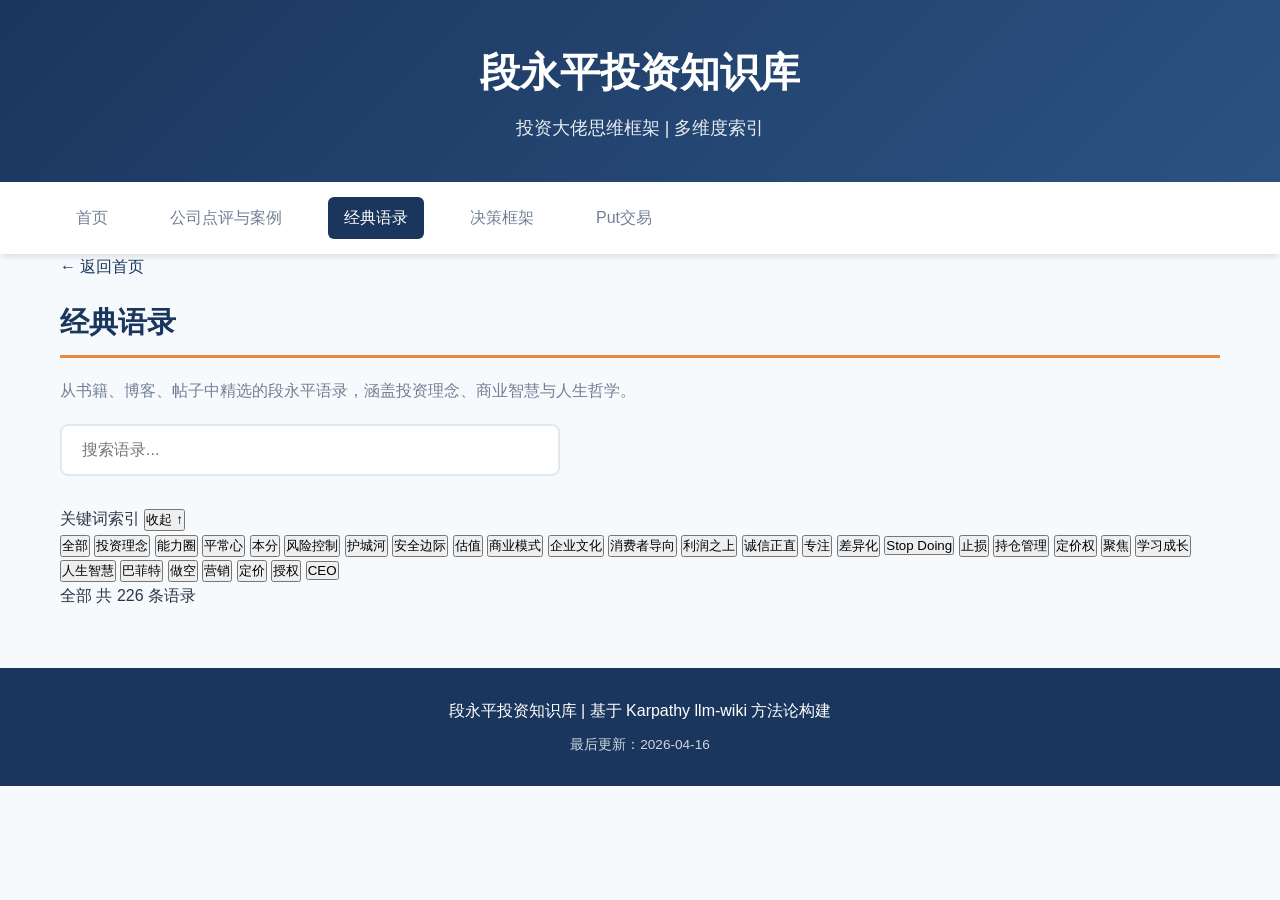
<file: quotes.html>
<!DOCTYPE html>
<html lang="zh-CN">
<head>
    <meta charset="UTF-8">
    <meta name="viewport" content="width=device-width, initial-scale=1.0">
    <title>经典语录 - 段永平投资知识库</title>
    <link rel="stylesheet" href="css/style.css">
</head>
<body>
    <header>
        <div class="container">
            <h1>段永平投资知识库</h1>
            <p class="subtitle">投资大佬思维框架 | 多维度索引</p>
        </div>
    </header>

    <nav>
        <div class="container">
            <a href="index.html">首页</a>
            <a href="cases.html">公司点评与案例</a>
            <a href="quotes.html" class="active">经典语录</a>
            <a href="framework.html">决策框架</a>
            <a href="puts.html">Put交易</a>
        </div>
    </nav>

    <main class="container">
        <a href="index.html" class="back-link">← 返回首页</a>

        <section>
            <h2>经典语录</h2>
            <p style="color: var(--text-secondary); margin-bottom: 20px;">
                从书籍、博客、帖子中精选的段永平语录，涵盖投资理念、商业智慧与人生哲学。
            </p>

            <div class="search-box">
                <input type="text" id="searchInput" placeholder="搜索语录..." onkeyup="filterQuotes()">
            </div>

            <!-- 关键词索引标签云 -->
            <div class="keyword-cloud">
                <div class="cloud-header">
                    <span class="cloud-title">关键词索引</span>
                    <button class="cloud-toggle" onclick="toggleCloud()">收起 ↑</button>
                </div>
                <div class="cloud-tags" id="keywordCloud">
                    <button class="keyword-tag active" data-topic="all" onclick="filterByTopic('all', this)">全部</button>
                    <button class="keyword-tag" data-topic="投资理念" onclick="filterByTopic('投资理念', this)">投资理念</button>
                    <button class="keyword-tag" data-topic="能力圈" onclick="filterByTopic('能力圈', this)">能力圈</button>
                    <button class="keyword-tag" data-topic="平常心" onclick="filterByTopic('平常心', this)">平常心</button>
                    <button class="keyword-tag" data-topic="本分" onclick="filterByTopic('本分', this)">本分</button>
                    <button class="keyword-tag" data-topic="风险控制" onclick="filterByTopic('风险控制', this)">风险控制</button>
                    <button class="keyword-tag" data-topic="护城河" onclick="filterByTopic('护城河', this)">护城河</button>
                    <button class="keyword-tag" data-topic="安全边际" onclick="filterByTopic('安全边际', this)">安全边际</button>
                    <button class="keyword-tag" data-topic="估值" onclick="filterByTopic('估值', this)">估值</button>
                    <button class="keyword-tag" data-topic="商业模式" onclick="filterByTopic('商业模式', this)">商业模式</button>
                    <button class="keyword-tag" data-topic="企业文化" onclick="filterByTopic('企业文化', this)">企业文化</button>
                    <button class="keyword-tag" data-topic="消费者导向" onclick="filterByTopic('消费者导向', this)">消费者导向</button>
                    <button class="keyword-tag" data-topic="利润之上" onclick="filterByTopic('利润之上', this)">利润之上</button>
                    <button class="keyword-tag" data-topic="诚信正直" onclick="filterByTopic('诚信正直', this)">诚信正直</button>
                    <button class="keyword-tag" data-topic="专注" onclick="filterByTopic('专注', this)">专注</button>
                    <button class="keyword-tag" data-topic="差异化" onclick="filterByTopic('差异化', this)">差异化</button>
                    <button class="keyword-tag" data-topic="Stop Doing" onclick="filterByTopic('Stop Doing', this)">Stop Doing</button>
                    <button class="keyword-tag" data-topic="止损" onclick="filterByTopic('止损', this)">止损</button>
                    <button class="keyword-tag" data-topic="持仓管理" onclick="filterByTopic('持仓管理', this)">持仓管理</button>
                    <button class="keyword-tag" data-topic="定价权" onclick="filterByTopic('定价权', this)">定价权</button>
                    <button class="keyword-tag" data-topic="聚焦" onclick="filterByTopic('聚焦', this)">聚焦</button>
                    <button class="keyword-tag" data-topic="学习成长" onclick="filterByTopic('学习成长', this)">学习成长</button>
                    <button class="keyword-tag" data-topic="人生智慧" onclick="filterByTopic('人生智慧', this)">人生智慧</button>
                    <button class="keyword-tag" data-topic="巴菲特" onclick="filterByTopic('巴菲特', this)">巴菲特</button>
                    <button class="keyword-tag" data-topic="做空" onclick="filterByTopic('做空', this)">做空</button>
                    <button class="keyword-tag" data-topic="营销" onclick="filterByTopic('营销', this)">营销</button>
                    <button class="keyword-tag" data-topic="定价" onclick="filterByTopic('定价', this)">定价</button>
                    <button class="keyword-tag" data-topic="授权" onclick="filterByTopic('授权', this)">授权</button>
                    <button class="keyword-tag" data-topic="CEO" onclick="filterByTopic('CEO', this)">CEO</button>
                </div>
            </div>

            <!-- 筛选统计 -->
            <div class="filter-stats">
                <span id="currentTopic">全部</span>
                <span id="quoteCount">共 0 条语录</span>
            </div>

            <div class="quote-grid" id="quoteGrid">
                <!-- 语录卡片将通过JavaScript动态生成 -->
            </div>
        </section>
    </main>

    <footer>
        <div class="container">
            <p>段永平投资知识库 | 基于 Karpathy llm-wiki 方法论构建</p>
            <p class="small">最后更新：2026-04-16</p>
        </div>
    </footer>

    <script>
        // 扩充后的语录数据库
        const quotes = [
            // ========== 投资理念 ==========
            {
                text: "我理解的投资归纳起来就是：买股票就是买公司，买公司就是买公司的未来现金流折现，句号！",
                source: "投资逻辑篇",
                topics: ["投资理念"]
            },
            {
                text: "做对的事情，把事情做对！",
                source: "投资逻辑篇",
                topics: ["投资理念"]
            },
            {
                text: "投资就是买未来现金流。所谓能看懂公司就是能看懂其未来现金流。",
                source: "投资逻辑篇",
                topics: ["投资理念", "能力圈"]
            },
            {
                text: "买股票的时候要先看风险，再看回报。",
                source: "投资逻辑篇",
                topics: ["投资理念", "风险控制"]
            },
            {
                text: "投资没有捷径，只有慢慢学习。",
                source: "博客文章",
                topics: ["投资理念", "学习成长"]
            },
            {
                text: "看十年比看一年容易，看五年比看十年容易。",
                source: "雪球问答",
                topics: ["投资理念"]
            },
            {
                text: "买股票就是买公司，买公司就是买未来现金流折现。",
                source: "投资逻辑篇",
                topics: ["投资理念"]
            },
            {
                text: "我不对的地方就是平时不太研究宏观，也不觉得宏观有多重要。",
                source: "雪球问答",
                topics: ["投资理念"]
            },
            {
                text: "忽略市场影响，看懂商业模式和企业文化，尽量想明白10年后企业会是个什么样子。",
                source: "博客文章",
                topics: ["投资理念", "企业文化", "商业模式"]
            },
            {
                text: "最危险的事情是用错误的方式赚钱。",
                source: "博客文章",
                topics: ["投资理念", "风险控制"]
            },
            {
                text: "我不太关心宏观，但会关注对我投资的公司有影响的因素。",
                source: "雪球问答",
                topics: ["投资理念"]
            },
            {
                text: "所有的高手都是敢为天下后的，只是做的比别人更好。",
                source: "商业逻辑篇",
                topics: ["投资理念", "敢为天下后"]
            },
            {
                text: "“一直在努力”就一定有利润？先要做对的事情，努力才有用。",
                source: "博客文章",
                topics: ["投资理念"]
            },
            {
                text: "如果股市马上停止10年交易，你是否能接受？买股票要这样想。",
                source: "博客文章",
                topics: ["投资理念"]
            },
            {
                text: "我投资只是为了好玩，所以一般只关心有自己喜欢的产品的公司。",
                source: "雪球问答",
                topics: ["投资理念", "消费者导向"]
            },
            {
                text: "用折扣价买入好公司。",
                source: "投资逻辑篇",
                topics: ["投资理念", "安全边际"]
            },
            {
                text: "不管什么时候，企业都是最重要的。",
                source: "雪球问答",
                topics: ["投资理念"]
            },

            // ========== 能力圈 ==========
            {
                text: "不懂的东西不要碰。看不懂的公司就放在一边，等看懂了再说。",
                source: "投资逻辑篇",
                topics: ["能力圈"]
            },
            {
                text: "知道自己的能力圈有多大往往比自己能力圈有多大要重要的多！",
                source: "投资逻辑篇",
                topics: ["能力圈"]
            },
            {
                text: "不要轻易去'扩大'自己的能力圈。搞懂一个生意往往是需要很多年的。",
                source: "投资逻辑篇",
                topics: ["能力圈"]
            },
            {
                text: "别人恐慌的时候我也不会买，除非我看懂了这个公司。",
                source: "雪球问答",
                topics: ["能力圈", "平常心"]
            },
            {
                text: "前提是要真正理解，要在自己的能力圈范围里。",
                source: "雪球帖子",
                topics: ["能力圈"]
            },
            {
                text: "没看明白的公司就放一边，等看明白了再说。",
                source: "投资逻辑篇",
                topics: ["能力圈"]
            },
            {
                text: "如果放到今天来看，我大概不会买GE，而是应该那个时候就买苹果。因为回过头来想，我对GE的理解并不是很透，但苹果却是我能真的理解的公司。",
                source: "雪球问答",
                topics: ["能力圈"]
            },
            {
                text: "Margin of safety 实际上应该指的是能力圈而不仅仅是价格。",
                source: "投资逻辑篇",
                topics: ["能力圈", "安全边际"]
            },
            {
                text: "投资的标准很简单：商业模式，企业文化，合理价钱。",
                source: "雪球问答",
                topics: ["能力圈", "商业模式", "企业文化"]
            },
            {
                text: "我一般会先了解企业文化，如果觉得不信任这家公司，就连报表都不会看的。",
                source: "博客文章",
                topics: ["能力圈", "企业文化"]
            },
            {
                text: "先看商业模式，再看价格。",
                source: "博客文章",
                topics: ["能力圈", "商业模式"]
            },

            // ========== 平常心 ==========
            {
                text: "平常心就是理性，就是不做傻事。",
                source: "雪球问答",
                topics: ["平常心"]
            },
            {
                text: "我用三年不用的钱投资，所以不着急。",
                source: "雪球问答",
                topics: ["平常心", "风险控制"]
            },
            {
                text: "慢慢变富挺好的。",
                source: "博客文章",
                topics: ["平常心"]
            },
            {
                text: "我从来没想过要赚快钱。",
                source: "雪球问答",
                topics: ["平常心"]
            },
            {
                text: "买入的逻辑没变，股价越低越应该高兴。",
                source: "雪球问答",
                topics: ["平常心"]
            },
            {
                text: "股市掉这么点儿就这样了？平常人是很难有平常心的，所以平常心又叫不平常心。",
                source: "雪球问答",
                topics: ["平常心"]
            },
            {
                text: "如果你关心的不是事物的本质，没有平常心是正常的。",
                source: "雪球问答",
                topics: ["平常心"]
            },
            {
                text: "在错的道路上是没办法有平常心的，比如用着margin的人们。",
                source: "雪球问答",
                topics: ["平常心", "风险控制"]
            },
            {
                text: "能坚持下来确实非常不容易，苹果也是几十年后才有今天的。",
                source: "雪球问答",
                topics: ["平常心", "专注"]
            },
            {
                text: "平常心看，每一次买卖其实都是独立的。",
                source: "雪球问答",
                topics: ["平常心"]
            },
            {
                text: "慢慢来，不着急。",
                source: "博客文章",
                topics: ["平常心"]
            },
            {
                text: "用平常心去考虑买卖的问题，买卖的时候多想想自己标的的价值定义，尽量忽略市场价格的影响。",
                source: "雪球问答",
                topics: ["平常心"]
            },
            {
                text: "对贸易战我没什么看法，或者说有也不说。从投资的角度讲，找到好公司比啥都重要。眼前这些事10年后都不是事。",
                source: "雪球问答",
                topics: ["平常心", "投资理念"]
            },

            // ========== 本分 ==========
            {
                text: "本分就是做该做的事，不该做的事坚决不做。",
                source: "商业逻辑篇",
                topics: ["本分"]
            },
            {
                text: "本分的人不会去占别人的便宜，这是最基本的逻辑。",
                source: "商业逻辑篇",
                topics: ["本分"]
            },
            {
                text: "所谓本分就是在什么情况下该做什么样的事情。",
                source: "商业逻辑篇",
                topics: ["本分"]
            },
            {
                text: "我们公司有句话叫'本分'，本分的意思就是不做不该做的事。",
                source: "商业逻辑篇",
                topics: ["本分"]
            },
            {
                text: "如果没有'取之有道'的约束，利润导向很容易不择手段。国内现在这个问题实际上非常严重。",
                source: "商业逻辑篇",
                topics: ["本分", "诚信正直"]
            },
            {
                text: "做本分的事情其实也是明哲保身的好办法。",
                source: "博客文章",
                topics: ["本分", "人生智慧"]
            },
            {
                text: "本分是要有代价的，能为了一个目标去'牺牲'。",
                source: "商业逻辑篇",
                topics: ["本分"]
            },

            // ========== 风险控制 ==========
            {
                text: "不亏钱比赚钱更重要。",
                source: "博客文章",
                topics: ["风险控制"]
            },
            {
                text: "老巴的教导千万别忘了：不做空，不借钱，不做不懂的东西！",
                source: "投资逻辑篇",
                topics: ["风险控制", "巴菲特"]
            },
            {
                text: "做空是愚蠢的！",
                source: "投资逻辑篇",
                topics: ["风险控制", "做空"]
            },
            {
                text: "宁可错过，不能做错。",
                source: "雪球问答",
                topics: ["风险控制"]
            },
            {
                text: "最危险的事情是用错误的方式赚钱。",
                source: "博客文章",
                topics: ["风险控制"]
            },
            {
                text: "万科相对而言还是比较健康的，但似乎对营业额的增长也很有追求。我一般喜欢那些追求好产品，不太提营业额目标的公司。",
                source: "雪球问答",
                topics: ["风险控制", "专注"]
            },
            {
                text: "很多公司为了发展快些而去负债，结果某一天因为负债而陷入麻烦。",
                source: "雪球问答",
                topics: ["风险控制"]
            },
            {
                text: "负债高的时候往往是最危险的时候。",
                source: "投资逻辑篇",
                topics: ["风险控制"]
            },
            {
                text: "我一般喜欢那些现金超过负债的公司。",
                source: "雪球问答",
                topics: ["风险控制"]
            },

            // ========== 护城河 ==========
            {
                text: "好的生意模式往往具有很宽的护城河。",
                source: "投资逻辑篇",
                topics: ["护城河", "商业模式"]
            },
            {
                text: "护城河实际上我觉得是生意模式中的一部分。",
                source: "投资逻辑篇",
                topics: ["护城河", "商业模式"]
            },
            {
                text: "差异化其实是护城河的核心。",
                source: "商业逻辑篇",
                topics: ["护城河", "差异化"]
            },
            {
                text: "产品的差异化是护城河最本质的部分。",
                source: "商业逻辑篇",
                topics: ["护城河", "差异化"]
            },
            {
                text: "企业文化可以看着是护城河的一部分。",
                source: "商业逻辑篇",
                topics: ["护城河", "企业文化"]
            },
            {
                text: "能做出别人做不出的东西就是差异化，就是护城河。",
                source: "商业逻辑篇",
                topics: ["护城河", "差异化"]
            },
            {
                text: "护城河就是竞争优势，竞争优势可以用长期毛利率来体现。",
                source: "投资逻辑篇",
                topics: ["护城河", "商业模式"]
            },

            // ========== 安全边际 ==========
            {
                text: "投资最重要的东西就是要有安全边际。",
                source: "投资逻辑篇",
                topics: ["安全边际"]
            },
            {
                text: "Margin of safety 实际上应该指的是能力圈而不仅仅是价格。",
                source: "投资逻辑篇",
                topics: ["安全边际", "能力圈"]
            },
            {
                text: "用折扣价买入好公司。",
                source: "投资逻辑篇",
                topics: ["安全边际"]
            },
            {
                text: "PE低不一定便宜，PE高不一定贵。关键看未来现金流。",
                source: "雪球问答",
                topics: ["估值"]
            },
            {
                text: "估值是艺术，不是科学。毛估估就够了。",
                source: "雪球问答",
                topics: ["估值"]
            },
            {
                text: "价值不变的情况下，价格越低越买，当然对咯。",
                source: "雪球问答",
                topics: ["估值", "安全边际"]
            },

            // ========== 估值 ==========
            {
                text: "估值是艺术，不是科学。毛估估就够了。",
                source: "雪球问答",
                topics: ["估值"]
            },
            {
                text: "PE低不一定便宜，PE高不一定贵。关键看未来现金流。",
                source: "雪球问答",
                topics: ["估值"]
            },
            {
                text: "市值是别人愿意出多少钱买这家公司的意思。愿意出多少钱买这家公司完全取决于你自己的机会成本。",
                source: "雪球问答",
                topics: ["估值"]
            },
            {
                text: "对不了解的公司，我一般会先看PE。PE这东西、毛估估就好了。",
                source: "投资逻辑篇",
                topics: ["估值"]
            },
            {
                text: "其实都是瞎猜的。生意模式好，企业文化好，基本上你就可以简单地希望他们会正常增长，所以给个五年十年的，有增长不奇怪啊。",
                source: "雪球问答",
                topics: ["估值", "商业模式", "企业文化"]
            },
            {
                text: "买股票和成本无关，要理性思考。",
                source: "雪球问答",
                topics: ["估值", "平常心"]
            },
            {
                text: "如果一个公司被你研究了很久，终于看懂了，那就没什么好担心的了。",
                source: "博客文章",
                topics: ["估值", "能力圈"]
            },

            // ========== 商业模式 ==========
            {
                text: "好的生意模式往往具有很宽的护城河。",
                source: "投资逻辑篇",
                topics: ["商业模式", "护城河"]
            },
            {
                text: "生意模式就是赚钱的方式。好的生意模式就是能持续赚很多钱的方式。",
                source: "投资逻辑篇",
                topics: ["商业模式"]
            },
            {
                text: "好的商业模式就是有护城河的、有差异化的事业模式。",
                source: "投资逻辑篇",
                topics: ["商业模式", "护城河", "差异化"]
            },
            {
                text: "苹果最厉害的就是在苹果的企业文化下建立的生态系统，这是个非常强大得商业模式。",
                source: "雪球问答",
                topics: ["商业模式", "企业文化"]
            },
            {
                text: "差异化越小的产品越容易陷入价格战。",
                source: "商业逻辑篇",
                topics: ["商业模式", "差异化", "定价权"]
            },
            {
                text: "竞争的本质在于产品差异化，要做别人提供不了的东西。没有差异化，就成了日用基础商品，只能靠价格来竞争，很难挣钱。",
                source: "商业逻辑篇",
                topics: ["商业模式", "差异化"]
            },
            {
                text: "好公司体现在毛利率上，好公司能赚钱。",
                source: "投资逻辑篇",
                topics: ["商业模式"]
            },
            {
                text: "好的商业模式要有定价权。",
                source: "投资逻辑篇",
                topics: ["商业模式", "定价权"]
            },

            // ========== 企业文化 ==========
            {
                text: "正直和诚信--integrity。这是所有great企业的共性，也是出问题的企业的最大\"漏斗\"。",
                source: "博客文章",
                topics: ["企业文化", "诚信正直"]
            },
            {
                text: "好的企业文化会帮公司找到好的CEO，好的CEO在有强大企业文化的公司里能发挥的作用更大。",
                source: "商业逻辑篇",
                topics: ["企业文化", "CEO"]
            },
            {
                text: "好的企业文化可以为好的商业模式保驾护航，甚至可以帮助发现好的商业模式。",
                source: "雪球问答",
                topics: ["企业文化", "商业模式"]
            },
            {
                text: "所谓企业文化讲的就是什么是对的事情（或者说哪些是不对的事情），以及如何把对的事情做对。",
                source: "博客文章",
                topics: ["企业文化"]
            },
            {
                text: "没有好的企业文化就很难有好的董事会，没有好的董事会将来的CEO人选出问题的概率就会大很多。",
                source: "商业逻辑篇",
                topics: ["企业文化", "CEO"]
            },
            {
                text: "所谓好的企业文化是能管到制度管不过来的东西，不是个神秘的咒语。",
                source: "商业逻辑篇",
                topics: ["企业文化"]
            },
            {
                text: "企业文化是护城河的一部分。",
                source: "投资逻辑篇",
                topics: ["企业文化", "护城河"]
            },
            {
                text: "苹果的董事会似乎不错，所以以后应该也会不错。",
                source: "雪球问答",
                topics: ["企业文化", "CEO"]
            },
            {
                text: "不好的公司文化时间长了一定会伤害到企业自己，而且不好的企业文化一旦建立就很难去掉了。",
                source: "雪球问答",
                topics: ["企业文化"]
            },
            {
                text: "穷举很难，大致可以说让企业不健康不长久的文化都不是好文化。",
                source: "雪球问答",
                topics: ["企业文化"]
            },
            {
                text: "凡事是以利益为准绳的，我就不太喜欢。",
                source: "雪球问答",
                topics: ["企业文化", "诚信正直"]
            },
            {
                text: "用拟人化的角度去想一家公司。我不想打交道的人我也不想投资他们的公司。",
                source: "雪球问答",
                topics: ["企业文化"]
            },
            {
                text: "当年去松下时，中村社长说\"我总在想如果松下老人站在我背后，他会怎么想这件事\"。我马上心里就想，松下要有麻烦了。",
                source: "商业逻辑篇",
                topics: ["企业文化"]
            },
            {
                text: "苹果的企业文化20年内大概都不太会变。",
                source: "雪球问答",
                topics: ["企业文化"]
            },
            {
                text: "文化建立起来大概需要很长时间，但破坏起来非常容易。",
                source: "商业逻辑篇",
                topics: ["企业文化"]
            },

            // ========== 消费者导向 ==========
            {
                text: "苹果是非常难见到的能够长期focus在\"做对的事情\"的企业。",
                source: "商业逻辑篇",
                topics: ["消费者导向", "专注"]
            },
            {
                text: "伟大的公司应该是具有\"消费者导向\"的文化并且能做出\"伟大产品\"的公司。",
                source: "雪球问答",
                topics: ["消费者导向"]
            },
            {
                text: "我们追求的就是改善用户体验，做出最好的产品，其他的都是水到渠成的事情。",
                source: "博客文章",
                topics: ["消费者导向"]
            },
            {
                text: "我们总是说，量不重要，利润不重要，最重要的是要找到消费者的真实需求并想法满足。",
                source: "博客文章",
                topics: ["消费者导向"]
            },
            {
                text: "谁更专注，谁就更有机会。",
                source: "商业逻辑篇",
                topics: ["专注"]
            },
            {
                text: "专注于用户体验的企业总是会走得远一些的。",
                source: "雪球问答",
                topics: ["消费者导向", "专注"]
            },
            {
                text: "我们公司一直focus在用户身上。",
                source: "商业逻辑篇",
                topics: ["消费者导向"]
            },
            {
                text: "苹果就是努力把自己的产品做好，然后卖一个合适的价钱而已。",
                source: "雪球问答",
                topics: ["消费者导向", "定价"]
            },
            {
                text: "知道消费者想要什么是一件非常困难的事，没听说市场调研可以解决这个问题。",
                source: "雪球问答",
                topics: ["消费者导向"]
            },
            {
                text: "诺基亚不是用户导向的，你看到的这个现象其实是他们的内在文化的外在表现。",
                source: "雪球问答",
                topics: ["消费者导向", "企业文化"]
            },

            // ========== 利润之上 ==========
            {
                text: "利润之上的追求的意思不是利润至上，意思正好相反。",
                source: "雪球问答",
                topics: ["利润之上"]
            },
            {
                text: "苹果是一家有利润之上追求的公司。真正有这种追求的公司非常少。",
                source: "雪球问答",
                topics: ["利润之上"]
            },
            {
                text: "他说苹果在发起环保倡议、保护员工安全和其他政策时也是如此。———这就叫利润之上的追求！",
                source: "博客文章",
                topics: ["利润之上"]
            },
            {
                text: "有\"利润之上\"追求的企业成为好企业的概率要比一般企业大很多，时间越长差别越大。",
                source: "商业逻辑篇",
                topics: ["利润之上"]
            },
            {
                text: "其实真正好的能持续经营的企业大多都不是着眼于利润的，利润不过是水到渠成的结果而已。",
                source: "商业逻辑篇",
                topics: ["利润之上"]
            },
            {
                text: "有\"利润之上\"追求则更容易看到事物的本质。",
                source: "商业逻辑篇",
                topics: ["利润之上"]
            },
            {
                text: "理想主义和现实主义结合。单纯的理想主义走不远，单纯的现实主义做不大。",
                source: "商业逻辑篇",
                topics: ["利润之上"]
            },

            // ========== 诚信正直 ==========
            {
                text: "正直和诚信--integrity。这是所有great企业的共性，也是出问题的企业的最大\"漏斗\"。",
                source: "博客文章",
                topics: ["诚信正直"]
            },
            {
                text: "信誉不是讲讲而已，只有需要付出代价的时候，才知道谁是讲（守）信誉的。",
                source: "博客文章",
                topics: ["诚信正直", "本分"]
            },
            {
                text: "所谓\"讲信誉\"或叫诚信或本分都是在需要付出代价的时候才能体现出来。",
                source: "博客文章",
                topics: ["诚信正直", "本分"]
            },
            {
                text: "凡事是以利益为准绳的，我就太不喜欢了。",
                source: "雪球问答",
                topics: ["诚信正直"]
            },
            {
                text: "本分的人不会去占别人的便宜，这是最基本的逻辑。",
                source: "商业逻辑篇",
                topics: ["诚信正直", "本分"]
            },
            {
                text: "没有\"取之有道\"的约束，利润导向很容易不择手段。",
                source: "商业逻辑篇",
                topics: ["诚信正直"]
            },

            // ========== 专注 ==========
            {
                text: "谁更专注，谁就更有机会。",
                source: "商业逻辑篇",
                topics: ["专注"]
            },
            {
                text: "苹果focus在自己做的事情上。苹果文化的强度很强，有严格的\"Stop Doing List\"。",
                source: "商业逻辑篇",
                topics: ["专注", "Stop Doing"]
            },
            {
                text: "所谓\"性价比\"其实就是为性能不够好找借口，我也是花了很多年才突然想明白的。",
                source: "博客文章",
                topics: ["专注", "差异化"]
            },
            {
                text: "我觉得看书可能不如看企业来的明白。",
                source: "雪球问答",
                topics: ["专注", "学习成长"]
            },
            {
                text: "我们公司属于知道要追求少品种的，所以相对同行多数来说品种确实要少。",
                source: "商业逻辑篇",
                topics: ["专注"]
            },
            {
                text: "聚焦的意思就是集中优势兵力打歼灭战。",
                source: "商业逻辑篇",
                topics: ["专注", "聚焦"]
            },
            {
                text: "做少一点，做精一点。",
                source: "商业逻辑篇",
                topics: ["专注", "聚焦"]
            },
            {
                text: "做得越多，赚得越少，所以聚焦很重要。",
                source: "雪球问答",
                topics: ["专注", "聚焦"]
            },
            {
                text: "OPPO和vivo的产品确实专注在做好东西上。",
                source: "商业逻辑篇",
                topics: ["专注"]
            },
            {
                text: "我们不说要做第一，但要到前三。实际上做第几不重要，最重要是出好产品。",
                source: "商业逻辑篇",
                topics: ["专注", "聚焦"]
            },

            // ========== 差异化 ==========
            {
                text: "简单讲，没有差异化的产品是很难长期赚到大钱的。",
                source: "博客文章",
                topics: ["差异化"]
            },
            {
                text: "差异化其实就是用户需要但其他竞争对手满足不了的东西。",
                source: "博客文章",
                topics: ["差异化", "消费者导向"]
            },
            {
                text: "产品没有差异化，最后看到的就是价格战。",
                source: "商业逻辑篇",
                topics: ["差异化", "定价权"]
            },
            {
                text: "差异化越小的产品越容易陷入价格战。价格战会导致大家份额不变的情况下价格下来了。",
                source: "商业逻辑篇",
                topics: ["差异化", "定价权"]
            },
            {
                text: "对企业家而言，差异化应该是最重要的。",
                source: "投资逻辑篇",
                topics: ["差异化"]
            },
            {
                text: "价格战一般在产品差异化很小时容易发生。",
                source: "商业逻辑篇",
                topics: ["差异化", "定价权"]
            },
            {
                text: "差异化好的产品一般都是在长期积累厚积薄发出来的。",
                source: "商业逻辑篇",
                topics: ["差异化", "专注"]
            },
            {
                text: "苹果用一个品种就做到了消费者导向，这里面功夫差很多啊。",
                source: "商业逻辑篇",
                topics: ["差异化", "消费者导向", "专注"]
            },

            // ========== Stop Doing ==========
            {
                text: "做对的事情实际上是通过不做不对的事情来实现的。",
                source: "博客文章",
                topics: ["Stop Doing"]
            },
            {
                text: "每个人都应该有自己的stop doing list。",
                source: "博客文章",
                topics: ["Stop Doing"]
            },
            {
                text: "学巴菲特最重要和人们能够学的东西其实是他不做什么！",
                source: "投资逻辑篇",
                topics: ["Stop Doing", "巴菲特"]
            },
            {
                text: "其实每个人都多少知道自己能做什么，但往往不知道自己不该做什么。",
                source: "投资逻辑篇",
                topics: ["Stop Doing"]
            },
            {
                text: "我们公司有个\"Stop Doing List\"。比如我们不做代工。",
                source: "商业逻辑篇",
                topics: ["Stop Doing"]
            },
            {
                text: "发现错了就改，越早改代价越小。",
                source: "博客文章",
                topics: ["Stop Doing", "止损"]
            },
            {
                text: "一旦发现是不正确的事情，就要马上停止，不管多大的代价往往都会是最小的代价。",
                source: "投资逻辑篇",
                topics: ["Stop Doing", "止损"]
            },
            {
                text: "Stop doing list就是所谓的不为清单。",
                source: "商业逻辑篇",
                topics: ["Stop Doing"]
            },
            {
                text: "我们\"不做的事情\"是一个非常长的表，每一个不做的事情都是有背后的故事和道理的。",
                source: "博客文章",
                topics: ["Stop Doing"]
            },
            {
                text: "产品角度，是慢慢摸索出来的，发现不对，赶紧停。",
                source: "商业逻辑篇",
                topics: ["Stop Doing"]
            },
            {
                text: "要有时间想。可能会想很久，有一天突然灵光一现，想明白是错的/对的。",
                source: "商业逻辑篇",
                topics: ["Stop Doing", "学习成长"]
            },

            // ========== 止损 ==========
            {
                text: "一旦发现是不正确的事情，就要马上停止，不管多大的代价往往都会是最小的代价。",
                source: "投资逻辑篇",
                topics: ["止损"]
            },
            {
                text: "发现错了就改，越早改代价越小。",
                source: "博客文章",
                topics: ["止损"]
            },
            {
                text: "做空是愚蠢的！",
                source: "投资逻辑篇",
                topics: ["止损", "做空"]
            },
            {
                text: "失去平常心就会做蠢事。",
                source: "博客文章",
                topics: ["止损", "平常心"]
            },

            // ========== 持仓管理 ==========
            {
                text: "我发现我买的公司涨的时候我都卖的有点早。",
                source: "雪球问答",
                topics: ["持仓管理"]
            },
            {
                text: "我一般持有3-5家公司，都是我很懂的。",
                source: "雪球问答",
                topics: ["持仓管理", "能力圈"]
            },
            {
                text: "大概很少有人在涨了100倍依然不动心的，所以最关键的还是平常心去看基本面，忘记成本，忽略市场。",
                source: "雪球问答",
                topics: ["持仓管理", "平常心"]
            },
            {
                text: "卖股票和持股成本无关，要理性思考。",
                source: "雪球问答",
                topics: ["持仓管理"]
            },
            {
                text: "用人民币买了不少港股。ADR每年要交管理费，不如在中国香港买。",
                source: "雪球帖子",
                topics: ["持仓管理"]
            },
            {
                text: "不要因为一只股票涨了很多就把它卖掉。",
                source: "雪球问答",
                topics: ["持仓管理"]
            },

            // ========== 定价权 ==========
            {
                text: "消费类电子行业竞争这么激烈，为什么苹果的产品却有定价权呢？",
                source: "雪球问答",
                topics: ["定价权", "差异化"]
            },
            {
                text: "好的商业模式要有定价权。",
                source: "投资逻辑篇",
                topics: ["定价权", "商业模式"]
            },
            {
                text: "定价很简单，就是你给客户带来的价值的一部分，所以跟客户和价值都有关。",
                source: "雪球问答",
                topics: ["定价权", "消费者导向"]
            },
            {
                text: "对企业家而言，差异化应该是最重要的，有了差异化再谈定价。",
                source: "投资逻辑篇",
                topics: ["定价权", "差异化"]
            },
            {
                text: "对企业而言降价就有点像核武器，能不用就别用，最后对谁都没好处。",
                source: "商业逻辑篇",
                topics: ["定价权", "差异化"]
            },

            // ========== 聚焦 ==========
            {
                text: "聚焦的意思就是集中优势兵力打歼灭战。",
                source: "商业逻辑篇",
                topics: ["聚焦"]
            },
            {
                text: "我一向是反对多元化的，我们现在的情况不是多元化，应称为行业的专业化和产品的多样化。",
                source: "商业逻辑篇",
                topics: ["聚焦", "商业模式"]
            },
            {
                text: "如果我们判断进不了前三名的行业，我们就不进入。",
                source: "商业逻辑篇",
                topics: ["聚焦"]
            },
            {
                text: "做少一点，做精一点。做得越多，赚得越少，所以聚焦很重要。",
                source: "商业逻辑篇",
                topics: ["聚焦", "专注"]
            },
            {
                text: "苹果的发布会几乎每次都有让人叹为观止的东西，这是因为他们一直聚焦在几款产品上。",
                source: "商业逻辑篇",
                topics: ["聚焦", "专注"]
            },

            // ========== 学习成长 ==========
            {
                text: "投资没有捷径，只有慢慢学习。",
                source: "博客文章",
                topics: ["学习成长"]
            },
            {
                text: "把事情做对确实有高低之分。每个人都有自己的学习曲线，每个人都不可能不犯错误。",
                source: "商业逻辑篇",
                topics: ["学习成长"]
            },
            {
                text: "据说在任何方面花够一万个小时后，大多数人都能成为专家。",
                source: "商业逻辑篇",
                topics: ["学习成长"]
            },
            {
                text: "想学就可以，只要努力看远一点就好。",
                source: "雪球问答",
                topics: ["学习成长"]
            },
            {
                text: "学巴菲特最重要和人们能够学的东西其实是他不做什么！",
                source: "投资逻辑篇",
                topics: ["学习成长", "巴菲特"]
            },
            {
                text: "我觉得看书可能不如看企业来的明白。书可以看《基业长青》，企业可以看苹果这些年的产品发布会。",
                source: "雪球问答",
                topics: ["学习成长"]
            },
            {
                text: "看书或者看企业能帮助你理解很多东西。",
                source: "博客文章",
                topics: ["学习成长"]
            },
            {
                text: "我第一次看《基业长青》时有很兴奋的感觉，很多年的体会和心得都被人写出来了。",
                source: "商业逻辑篇",
                topics: ["学习成长"]
            },

            // ========== 人生智慧 ==========
            {
                text: "平常心就是理性，就是不做傻事。",
                source: "雪球问答",
                topics: ["人生智慧", "平常心"]
            },
            {
                text: "慢就是快。",
                source: "博客文章",
                strategy: ["人生智慧"]
            },
            {
                text: "我觉得做企业最大的对手是自己。",
                source: "商业逻辑篇",
                topics: ["人生智慧"]
            },
            {
                text: "如果知道自己会死在哪里，那就永远不要去那里。",
                source: "博客文章",
                topics: ["人生智慧"]
            },
            {
                text: "知道自己不能做什么比知道自己能做什么更重要。",
                source: "博客文章",
                topics: ["人生智慧"]
            },
            {
                text: "做对的事情，把事情做对。",
                source: "博客文章",
                topics: ["人生智慧"]
            },
            {
                text: "think different就是和而不同。",
                source: "商业逻辑篇",
                topics: ["人生智慧"]
            },
            {
                text: "其实你并不需要每年都翻番。",
                source: "博客文章",
                topics: ["人生智慧", "平常心"]
            },
            {
                text: "知道自己能力圈多大往往比能力圈有多大要重要的多。",
                source: "投资逻辑篇",
                topics: ["人生智慧", "能力圈"]
            },

            // ========== 巴菲特 ==========
            {
                text: "老巴的教导千万别忘了：不做空，不借钱，不做不懂的东西！",
                source: "投资逻辑篇",
                topics: ["巴菲特", "风险控制"]
            },
            {
                text: "学巴菲特最重要和人们能够学的东西其实是他不做什么！",
                source: "投资逻辑篇",
                topics: ["巴菲特"]
            },
            {
                text: "我理解的\"宗教\"大概就是信仰的意思，就是说心里有些must believe的东西。我的宗教态度确实和老巴一样。",
                source: "投资逻辑篇",
                topics: ["巴菲特"]
            },
            {
                text: "我们信仰巴菲特对投资的理解---\"买股票就是买公司\"。",
                source: "投资逻辑篇",
                topics: ["巴菲特", "投资理念"]
            },
            {
                text: "买股票就是买公司\"这句话会说的人非常多，但我几乎没见过真的骨子里真的理解并相信这句话的。",
                source: "投资逻辑篇",
                topics: ["巴菲特", "投资理念"]
            },
            {
                text: "我和巴菲特吃过饭后，对巴菲特更加理解了。",
                source: "博客文章",
                topics: ["巴菲特"]
            },
            {
                text: "巴菲特说过，他有很多很厉害的朋友最后都破产了，原因就是因为用了margin，所以不能用margin等等。",
                source: "投资逻辑篇",
                topics: ["巴菲特", "风险控制"]
            },

            // ========== 做空 ==========
            {
                text: "做空是愚蠢的！",
                source: "投资逻辑篇",
                topics: ["做空"]
            },
            {
                text: "做空风险无限，代价惨重。",
                source: "博客文章",
                topics: ["做空"]
            },
            {
                text: "老巴的教导千万别忘了：不做空！",
                source: "投资逻辑篇",
                topics: ["做空", "巴菲特"]
            },
            {
                text: "失去平常心就会做蠢事，做空就是典型的失去平常心的例子。",
                source: "博客文章",
                topics: ["做空", "平常心"]
            },

            // ========== 营销 ==========
            {
                text: "广告是效率导向的，就是把产品本身用尽可能高的效率传达给你的目标消费群。",
                source: "商业逻辑篇",
                topics: ["营销"]
            },
            {
                text: "最不好的广告就是夸大其词的广告，靠这种广告的公司最后都不会有好下场。",
                source: "商业逻辑篇",
                topics: ["营销"]
            },
            {
                text: "关键是产品！营销远没有你想的那么重要。",
                source: "雪球问答",
                topics: ["营销", "消费者导向"]
            },
            {
                text: "好的产品本身会说话。",
                source: "商业逻辑篇",
                topics: ["营销", "消费者导向"]
            },
            {
                text: "好货不便宜啊。",
                source: "博客文章",
                topics: ["营销", "定价"]
            },

            // ========== 定价 ==========
            {
                text: "定价很简单，就是你给客户带来的价值的一部分。",
                source: "雪球问答",
                topics: ["定价", "消费者导向"]
            },
            {
                text: "做市场调研，在上市的时候就尽可能定准价，错了及时调整。",
                source: "商业逻辑篇",
                topics: ["定价"]
            },
            {
                text: "好货不便宜。追求\"性价比\"的公司恐怕是既没有长长的坡也更没有厚厚的雪的。",
                source: "博客文章",
                topics: ["定价", "差异化"]
            },
            {
                text: "苹果就是努力把自己的产品做好，然后卖一个合适的价钱而已。",
                source: "雪球问答",
                topics: ["定价", "消费者导向"]
            },
            {
                text: "我同意苹果产品是高性价比的。高性价比的东西不等于便宜，该知道的人最后都会知道的。",
                source: "雪球问答",
                topics: ["定价"]
            },

            // ========== 授权 ==========
            {
                text: "关于授权的问题，能比我理解得更好或做的更好的人确实不多。授权的过程一般是: 指示、指导、协商、授权、放权。",
                source: "商业逻辑篇",
                topics: ["授权", "CEO"]
            },
            {
                text: "never out of control（只有好的文化才有可能做到这一点）。",
                source: "商业逻辑篇",
                topics: ["授权", "企业文化"]
            },
            {
                text: "凡是员工见到领导就战战兢兢的公司，时间长了都会出问题的。",
                source: "商业逻辑篇",
                topics: ["授权", "企业文化"]
            },
            {
                text: "董事会的作用是不让做不对的事，不应该建议什么。",
                source: "商业逻辑篇",
                topics: ["授权", "CEO"]
            },

            // ========== CEO ==========
            {
                text: "好的企业文化会帮公司找到好的CEO。",
                source: "投资逻辑篇",
                topics: ["CEO", "企业文化"]
            },
            {
                text: "苹果启用Tim Cook绝对是Jobs的最大\"发明\"，有了Tim Cook，苹果的文化至少可以向前延伸50年。",
                source: "雪球问答",
                topics: ["CEO", "企业文化"]
            },
            {
                text: "CEO最重要的品质是诚信。",
                source: "投资逻辑篇",
                topics: ["CEO"]
            },
            {
                text: "从5年10年的角度看，CEO至关重要。",
                source: "商业逻辑篇",
                topics: ["CEO"]
            },
            {
                text: "空降兵的成功率非常低。由于文化冲突的问题，空降兵的成功率非常低。",
                source: "商业逻辑篇",
                topics: ["CEO", "企业文化"]
            },
            {
                text: "强大的企业文化会帮公司找到好的CEO。",
                source: "雪球问答",
                topics: ["CEO", "企业文化"]
            },
            {
                text: "我觉得一个好的CEO最重要的品质是诚信。",
                source: "投资逻辑篇",
                topics: ["CEO"]
            },
            {
                text: "当年我对苹果开始有兴趣后，几乎看了苹果所有的发布会以及能找到的Tim Cook和乔布斯讲过的东西。",
                source: "雪球问答",
                topics: ["CEO"]
            },

            // ========== 敢为天下后 ==========
            {
                text: "所有的高手都是敢为天下后的，只是做的比别人更好。",
                source: "商业逻辑篇",
                topics: ["敢为天下后"]
            },
            {
                text: "\"敢为天下后\"就是指产品类别，是因为你猜市场的需求往往很难，但是别人已经把需求明确了，你去满足这个需求，就更确定。",
                source: "商业逻辑篇",
                topics: ["敢为天下后"]
            },
            {
                text: "没有创新的天下后肯定死定了。",
                source: "商业逻辑篇",
                topics: ["敢为天下后"]
            },
            {
                text: "苹果也算是敢为天下后的典范了。",
                source: "雪球问答",
                topics: ["敢为天下后", "苹果"]
            },
        ];

        let currentFilter = 'all';
        let cloudCollapsed = false;

        // 切换标签云显示
        function toggleCloud() {
            const cloud = document.getElementById('keywordCloud');
            const toggleBtn = document.querySelector('.cloud-toggle');
            cloudCollapsed = !cloudCollapsed;

            if (cloudCollapsed) {
                cloud.style.display = 'none';
                toggleBtn.textContent = '展开 ↓';
            } else {
                cloud.style.display = 'flex';
                toggleBtn.textContent = '收起 ↑';
            }
        }

        // 按主题过滤
        function filterByTopic(topic, btn) {
            currentFilter = topic;

            // 更新标签状态
            document.querySelectorAll('.keyword-tag').forEach(t => t.classList.remove('active'));
            if (btn) {
                btn.classList.add('active');
            } else {
                document.querySelector(`[data-topic="${topic}"]`)?.classList.add('active');
            }

            // 更新统计
            document.getElementById('currentTopic').textContent = topic === 'all' ? '全部' : topic;

            renderQuotes(topic, document.getElementById('searchInput').value);
        }

        // 生成语录卡片
        function renderQuotes(filter = 'all', search = '') {
            const grid = document.getElementById('quoteGrid');

            let filtered = quotes;

            // 按主题过滤
            if (filter !== 'all') {
                filtered = filtered.filter(q => q.topics.includes(filter));
            }

            // 搜索过滤
            if (search) {
                filtered = filtered.filter(q =>
                    q.text.toLowerCase().includes(search.toLowerCase())
                );
            }

            // 更新计数
            document.getElementById('quoteCount').textContent = `共 ${filtered.length} 条语录`;

            if (filtered.length === 0) {
                grid.innerHTML = '<div class="no-results">没有找到匹配的语录</div>';
                return;
            }

            grid.innerHTML = filtered.map((quote, idx) => `
                <div class="quote-card" style="animation-delay: ${idx * 50}ms">
                    <p class="text">${quote.text}</p>
                    <div class="quote-footer">
                        <p class="source">—— ${quote.source}</p>
                        <div class="topics">
                            ${quote.topics.map(t => `<span class="tag">${t}</span>`).join('')}
                        </div>
                    </div>
                </div>
            `).join('');
        }

        // 搜索
        function filterQuotes() {
            const search = document.getElementById('searchInput').value;
            renderQuotes(currentFilter, search);
        }

        // 初始化
        document.addEventListener('DOMContentLoaded', function() {
            renderQuotes();
            document.getElementById('quoteCount').textContent = `共 ${quotes.length} 条语录`;
        });
    </script>
</body>
</html>
</file>
<file: css/style.css>
/* 全局样式 */
:root {
    --primary: #1a365d;
    --secondary: #2c5282;
    --accent: #ed8936;
    --bg-light: #f7fafc;
    --bg-card: #ffffff;
    --text-primary: #2d3748;
    --text-secondary: #718096;
    --border: #e2e8f0;
    --shadow: 0 4px 6px -1px rgba(0, 0, 0, 0.1);
}

* {
    margin: 0;
    padding: 0;
    box-sizing: border-box;
}

body {
    font-family: -apple-system, BlinkMacSystemFont, "Segoe UI", Roboto, "Helvetica Neue", Arial, sans-serif;
    line-height: 1.6;
    color: var(--text-primary);
    background-color: var(--bg-light);
}

.container {
    max-width: 1200px;
    margin: 0 auto;
    padding: 0 20px;
}

/* Header */
header {
    background: linear-gradient(135deg, var(--primary) 0%, var(--secondary) 100%);
    color: white;
    padding: 40px 0;
    text-align: center;
}

header h1 {
    font-size: 2.5rem;
    margin-bottom: 10px;
}

header .subtitle {
    font-size: 1.1rem;
    opacity: 0.9;
}

/* Navigation */
nav {
    background: var(--bg-card);
    box-shadow: var(--shadow);
    position: sticky;
    top: 0;
    z-index: 100;
}

nav .container {
    display: flex;
    gap: 30px;
    padding: 15px 20px;
}

nav a {
    color: var(--text-secondary);
    text-decoration: none;
    font-weight: 500;
    padding: 8px 16px;
    border-radius: 6px;
    transition: all 0.2s;
}

nav a:hover {
    color: var(--primary);
    background: var(--bg-light);
}

nav a.active {
    color: white;
    background: var(--primary);
}

/* Main Content */
main {
    padding: 40px 0;
}

section {
    margin-bottom: 50px;
}

section h2 {
    font-size: 1.8rem;
    color: var(--primary);
    margin-bottom: 20px;
    padding-bottom: 10px;
    border-bottom: 3px solid var(--accent);
}

/* Hero Section */
.hero {
    background: var(--bg-card);
    padding: 30px;
    border-radius: 12px;
    box-shadow: var(--shadow);
}

.profile {
    margin-top: 20px;
}

.profile ul {
    list-style: none;
    margin-top: 15px;
}

.profile li {
    padding: 10px 0;
    padding-left: 25px;
    position: relative;
}

.profile li::before {
    content: "▸";
    position: absolute;
    left: 0;
    color: var(--accent);
}

/* Stats */
.stats {
    display: grid;
    grid-template-columns: repeat(auto-fit, minmax(200px, 1fr));
    gap: 20px;
}

.stat-card {
    background: var(--bg-card);
    padding: 30px;
    border-radius: 12px;
    box-shadow: var(--shadow);
    text-align: center;
}

.stat-card .number {
    display: block;
    font-size: 3rem;
    font-weight: bold;
    color: var(--primary);
}

.stat-card .label {
    color: var(--text-secondary);
    font-size: 0.9rem;
}

/* Feature Grid */
.feature-grid {
    display: grid;
    grid-template-columns: repeat(auto-fit, minmax(250px, 1fr));
    gap: 25px;
}

.feature-card {
    background: var(--bg-card);
    padding: 30px;
    border-radius: 12px;
    box-shadow: var(--shadow);
    transition: transform 0.2s;
}

.feature-card:hover {
    transform: translateY(-5px);
}

.feature-card h3 {
    color: var(--primary);
    margin-bottom: 10px;
}

.feature-card p {
    color: var(--text-secondary);
    margin-bottom: 15px;
}

.btn {
    display: inline-block;
    padding: 10px 20px;
    background: var(--primary);
    color: white;
    text-decoration: none;
    border-radius: 6px;
    font-weight: 500;
    transition: background 0.2s;
}

.btn:hover {
    background: var(--secondary);
}

/* Principles */
.principle-list {
    display: grid;
    grid-template-columns: repeat(auto-fit, minmax(300px, 1fr));
    gap: 20px;
}

.principle-item {
    background: var(--bg-card);
    padding: 25px;
    border-radius: 12px;
    box-shadow: var(--shadow);
    border-left: 4px solid var(--accent);
}

.principle-item h3 {
    color: var(--primary);
    margin-bottom: 10px;
}

.principle-item p {
    color: var(--text-secondary);
}

/* Company Cards */
.company-grid {
    display: grid;
    grid-template-columns: repeat(auto-fill, minmax(280px, 1fr));
    gap: 20px;
}

.company-card {
    background: var(--bg-card);
    padding: 25px;
    border-radius: 12px;
    box-shadow: var(--shadow);
    transition: all 0.2s;
    cursor: pointer;
}

.company-card:hover {
    transform: translateY(-3px);
    box-shadow: 0 8px 25px rgba(0, 0, 0, 0.1);
}

.company-card h3 {
    color: var(--primary);
    font-size: 1.3rem;
    margin-bottom: 10px;
}

.company-card .mentions {
    color: var(--text-secondary);
    font-size: 0.9rem;
    margin-bottom: 10px;
}

.company-card .tags {
    display: flex;
    gap: 8px;
    flex-wrap: wrap;
}

.tag {
    background: var(--bg-light);
    color: var(--text-secondary);
    padding: 4px 12px;
    border-radius: 20px;
    font-size: 0.8rem;
}

/* Topic Cards */
.topic-grid {
    display: grid;
    grid-template-columns: repeat(auto-fill, minmax(300px, 1fr));
    gap: 25px;
}

.topic-card {
    background: var(--bg-card);
    padding: 30px;
    border-radius: 12px;
    box-shadow: var(--shadow);
    border-top: 4px solid var(--accent);
}

.topic-card h3 {
    color: var(--primary);
    font-size: 1.4rem;
    margin-bottom: 15px;
}

.topic-card .description {
    color: var(--text-secondary);
    margin-bottom: 15px;
}

.topic-card .mentions {
    color: var(--accent);
    font-weight: bold;
}

/* Quote Cards */
.quote-grid {
    display: grid;
    grid-template-columns: repeat(auto-fill, minmax(350px, 1fr));
    gap: 20px;
}

.quote-card {
    background: var(--bg-card);
    padding: 25px;
    border-radius: 12px;
    box-shadow: var(--shadow);
    position: relative;
}

.quote-card::before {
    content: """;
    position: absolute;
    top: 10px;
    left: 15px;
    font-size: 4rem;
    color: var(--accent);
    opacity: 0.2;
    font-family: serif;
}

.quote-card .text {
    font-size: 1.05rem;
    line-height: 1.8;
    color: var(--text-primary);
    margin-bottom: 15px;
    padding-left: 30px;
}

.quote-card .source {
    font-size: 0.85rem;
    color: var(--text-secondary);
    text-align: right;
}

.quote-card .topics {
    display: flex;
    gap: 8px;
    flex-wrap: wrap;
    margin-top: 10px;
}

/* Search */
.search-box {
    margin-bottom: 30px;
}

.search-box input {
    width: 100%;
    max-width: 500px;
    padding: 15px 20px;
    font-size: 1rem;
    border: 2px solid var(--border);
    border-radius: 8px;
    outline: none;
    transition: border-color 0.2s;
}

.search-box input:focus {
    border-color: var(--primary);
}

/* Filter */
.filter-bar {
    display: flex;
    gap: 15px;
    margin-bottom: 25px;
    flex-wrap: wrap;
}

.filter-btn {
    padding: 8px 16px;
    background: var(--bg-card);
    border: 1px solid var(--border);
    border-radius: 20px;
    cursor: pointer;
    transition: all 0.2s;
}

.filter-btn:hover,
.filter-btn.active {
    background: var(--primary);
    color: white;
    border-color: var(--primary);
}

/* Footer */
footer {
    background: var(--primary);
    color: white;
    padding: 30px 0;
    text-align: center;
    margin-top: 60px;
}

footer .small {
    font-size: 0.85rem;
    opacity: 0.8;
    margin-top: 10px;
}

/* Responsive */
@media (max-width: 768px) {
    header h1 {
        font-size: 1.8rem;
    }

    nav .container {
        flex-wrap: wrap;
        gap: 10px;
    }

    nav a {
        font-size: 0.9rem;
        padding: 6px 12px;
    }

    .feature-grid,
    .principle-list,
    .topic-grid {
        grid-template-columns: 1fr;
    }

    .quote-grid {
        grid-template-columns: 1fr;
    }
}

/* Data Sources */
.data-sources ul {
    list-style: none;
    display: flex;
    flex-wrap: wrap;
    gap: 15px;
}

.data-sources li {
    background: var(--bg-card);
    padding: 12px 20px;
    border-radius: 8px;
    box-shadow: var(--shadow);
}

/* Loading */
.loading {
    text-align: center;
    padding: 50px;
    color: var(--text-secondary);
}

/* No results */
.no-results {
    text-align: center;
    padding: 50px;
    color: var(--text-secondary);
}

/* Case Study */
.case-header {
    background: linear-gradient(135deg, var(--primary) 0%, var(--secondary) 100%);
    color: white;
    padding: 40px;
    border-radius: 12px;
    margin-bottom: 30px;
}

.case-header h2 {
    color: white;
    border: none;
    margin-bottom: 10px;
}

.case-meta {
    display: flex;
    gap: 30px;
    margin-top: 20px;
    flex-wrap: wrap;
}

.case-meta span {
    background: rgba(255,255,255,0.2);
    padding: 8px 16px;
    border-radius: 6px;
}

.case-content {
    background: var(--bg-card);
    padding: 30px;
    border-radius: 12px;
    box-shadow: var(--shadow);
}

.case-content h3 {
    color: var(--primary);
    margin: 25px 0 15px 0;
}

.case-content ul {
    margin-left: 25px;
    margin-top: 10px;
}

.back-link {
    display: inline-block;
    margin-bottom: 20px;
    color: var(--primary);
    text-decoration: none;
}

.back-link:hover {
    text-decoration: underline;
}

/* Q&A 格式样式 */
.qa-pair {
    background: var(--bg-light);
    border-radius: 8px;
    padding: 15px 20px;
    margin: 15px 0;
    border-left: 4px solid var(--accent);
}

.qa-question-text {
    display: block;
    color: var(--primary);
    font-weight: 500;
    margin-bottom: 10px;
    padding-bottom: 10px;
    border-bottom: 1px dashed var(--border);
}

.qa-answer-text {
    display: block;
    color: var(--text-primary);
    line-height: 1.7;
}

.qa-text {
    background: var(--bg-light);
    border-radius: 8px;
    padding: 15px 20px;
    margin: 15px 0;
    line-height: 1.7;
}

/* 语录卡片样式 */
.quote-type-badge {
    display: inline-block;
    padding: 3px 8px;
    border-radius: 4px;
    font-size: 0.75rem;
    margin-right: 8px;
}

.quote-type-badge.qa {
    background: #e6fffa;
    color: #234e52;
}

.quote-type-badge.article {
    background: #faf5ff;
    color: #553c9a;
}

/* 法律声明样式 */
.legal-notice {
    background: #fff5f5;
    border: 1px solid #feb2b2;
    border-radius: 8px;
    padding: 15px 20px;
    margin-top: 20px;
}

.legal-notice h4 {
    color: #c53030;
    margin-bottom: 10px;
    font-size: 0.9rem;
}

.legal-notice .notice-content {
    font-size: 0.8rem;
    color: #742a2a;
    line-height: 1.6;
}

/* Position Legend */
.position-legend {
    display: flex;
    flex-wrap: wrap;
    gap: 20px;
    margin-bottom: 25px;
    padding: 15px;
    background: var(--bg-card);
    border-radius: 8px;
    box-shadow: var(--shadow);
}

.legend-item {
    display: flex;
    align-items: center;
    gap: 8px;
    font-size: 0.85rem;
    color: var(--text-secondary);
}

.legend-dot {
    width: 12px;
    height: 12px;
    border-radius: 50%;
}

/* Filter Tabs */
.filter-section {
    margin-bottom: 25px;
}

.filter-tabs {
    display: flex;
    flex-wrap: wrap;
    gap: 10px;
    margin-bottom: 15px;
}

.tab-btn {
    padding: 8px 16px;
    background: var(--bg-card);
    border: 1px solid var(--border);
    border-radius: 20px;
    cursor: pointer;
    transition: all 0.2s;
    font-size: 0.9rem;
}

.tab-btn:hover,
.tab-btn.active {
    background: var(--primary);
    color: white;
    border-color: var(--primary);
}

.tab-btn span {
    margin-left: 5px;
    font-size: 0.8rem;
    opacity: 0.8;
}
</file>
